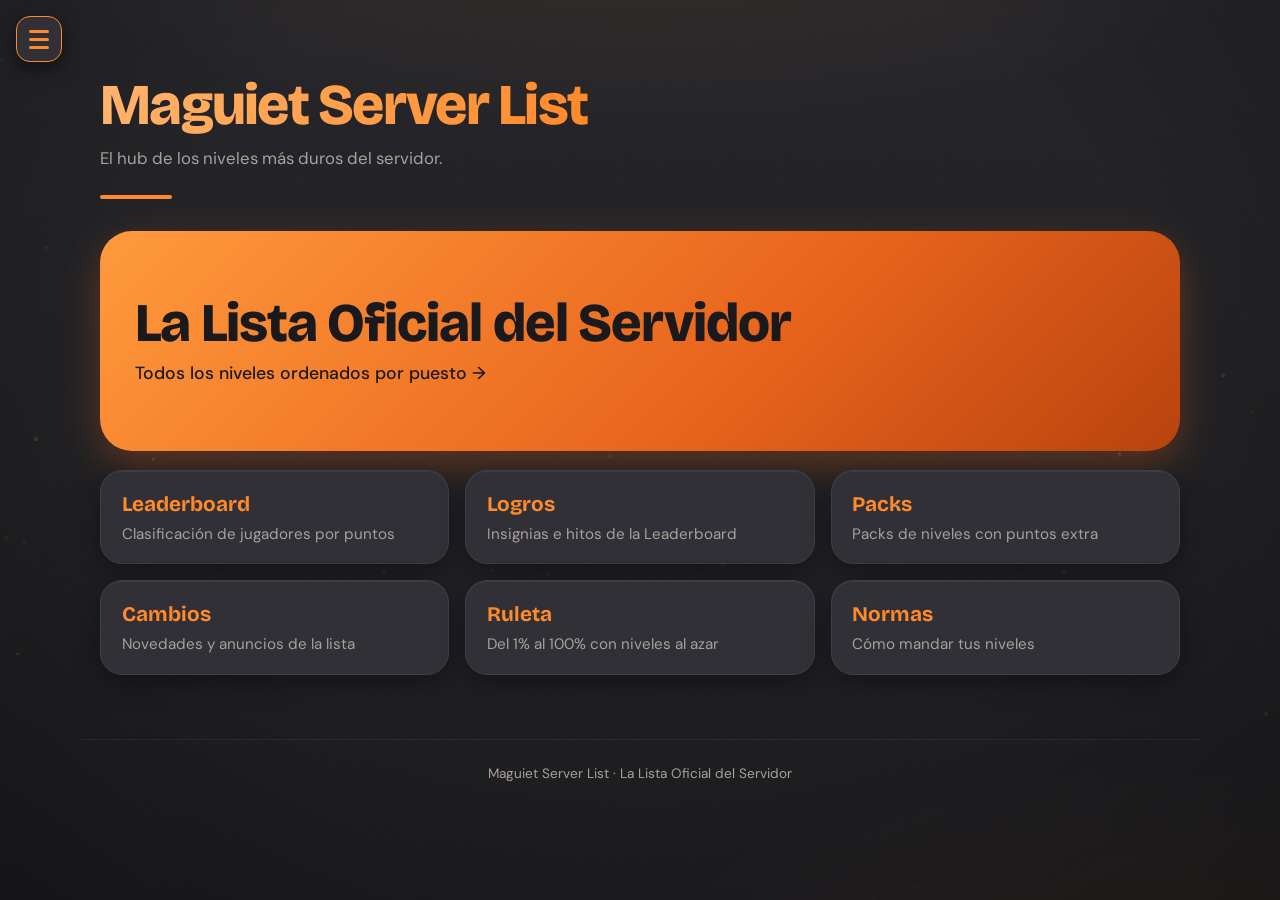
<file: index.html>
<!DOCTYPE html>
<html lang="es">
<head>
  <meta charset="utf-8">
  <meta name="viewport" content="width=device-width, initial-scale=1">
  <title>Inicio · Maguiet Server List</title>
  <link rel="icon" type="image/png" href="assets/favicon.png">
  <link rel="preconnect" href="https://fonts.googleapis.com">
  <link rel="preconnect" href="https://fonts.gstatic.com" crossorigin>
  <link href="https://fonts.googleapis.com/css2?family=Bricolage+Grotesque:opsz,wght@12..96,500;12..96,800&family=DM+Sans:wght@400;500;700&display=swap" rel="stylesheet">
  <link rel="stylesheet" href="style.css">
</head>
<body>
  <header class="site-header">
    <h1>Maguiet Server List</h1>
    <p class="tagline">El hub de los niveles más duros del servidor.</p>
  </header>

  <main class="hub">
    <a class="hub-main" href="lista.html">
      <strong>La Lista Oficial del Servidor</strong>
      <span>Todos los niveles ordenados por puesto &rarr;</span>
    </a>

    <div class="hub-grid">
      <a class="hub-btn" href="leaderboard.html"><strong>Leaderboard</strong><span>Clasificación de jugadores por puntos</span></a>
      <a class="hub-btn" href="logros.html"><strong>Logros</strong><span>Insignias e hitos de la Leaderboard</span></a>
      <a class="hub-btn" href="packs.html"><strong>Packs</strong><span>Packs de niveles con puntos extra</span></a>
      <a class="hub-btn" href="cambios.html"><strong>Cambios</strong><span>Novedades y anuncios de la lista</span></a>
      <a class="hub-btn" href="ruleta.html"><strong>Ruleta</strong><span>Del 1% al 100% con niveles al azar</span></a>
      <a class="hub-btn" href="normas.html"><strong>Normas</strong><span>Cómo mandar tus niveles</span></a>
    </div>
  </main>

  <script src="nav.js"></script>
  <script src="particulas.js"></script>
</body>
</html>
</file>
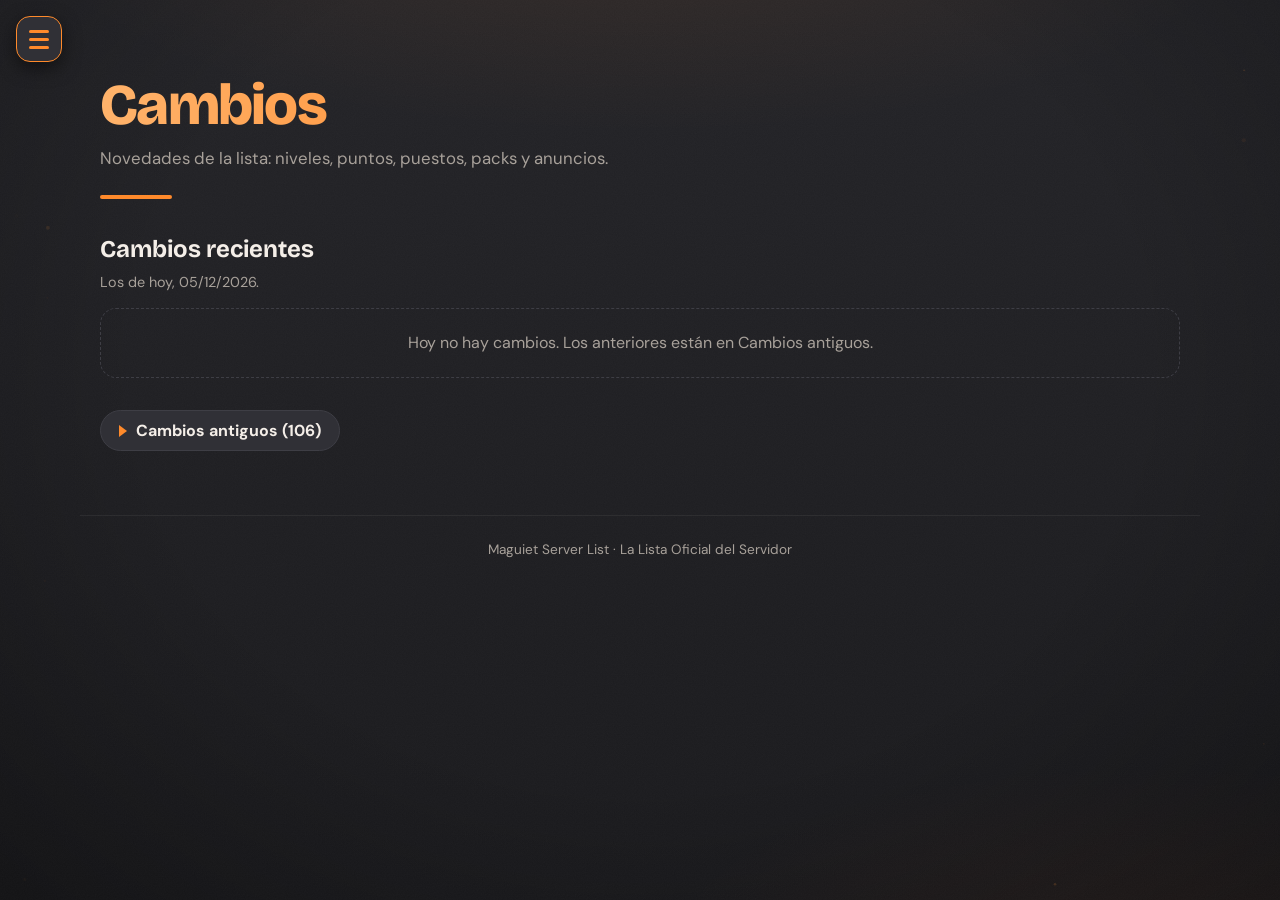
<file: cambios.html>
<!DOCTYPE html>
<html lang="es">
<head>
  <meta charset="utf-8">
  <meta name="viewport" content="width=device-width, initial-scale=1">
  <title>Cambios · Maguiet Server List</title>
  <link rel="icon" type="image/png" href="assets/favicon.png">
  <link rel="preconnect" href="https://fonts.googleapis.com">
  <link rel="preconnect" href="https://fonts.gstatic.com" crossorigin>
  <link href="https://fonts.googleapis.com/css2?family=Bricolage+Grotesque:opsz,wght@12..96,500;12..96,800&family=DM+Sans:wght@400;500;700&display=swap" rel="stylesheet">
  <link rel="stylesheet" href="style.css">
</head>
<body>
  <header class="site-header">
    <h1>Cambios</h1>
    <p class="tagline">Novedades de la lista: niveles, puntos, puestos, packs y anuncios.</p>
  </header>
  <main>
    <div id="cambios-list"></div>
    <p id="list-empty" class="empty" hidden>Todavía no hay cambios.</p>
  </main>
  <script src="cambios-datos.js"></script>
  <script src="nav.js"></script>
  <script src="cambios.js"></script>
  <script src="particulas.js"></script>
</body>
</html>
</file>
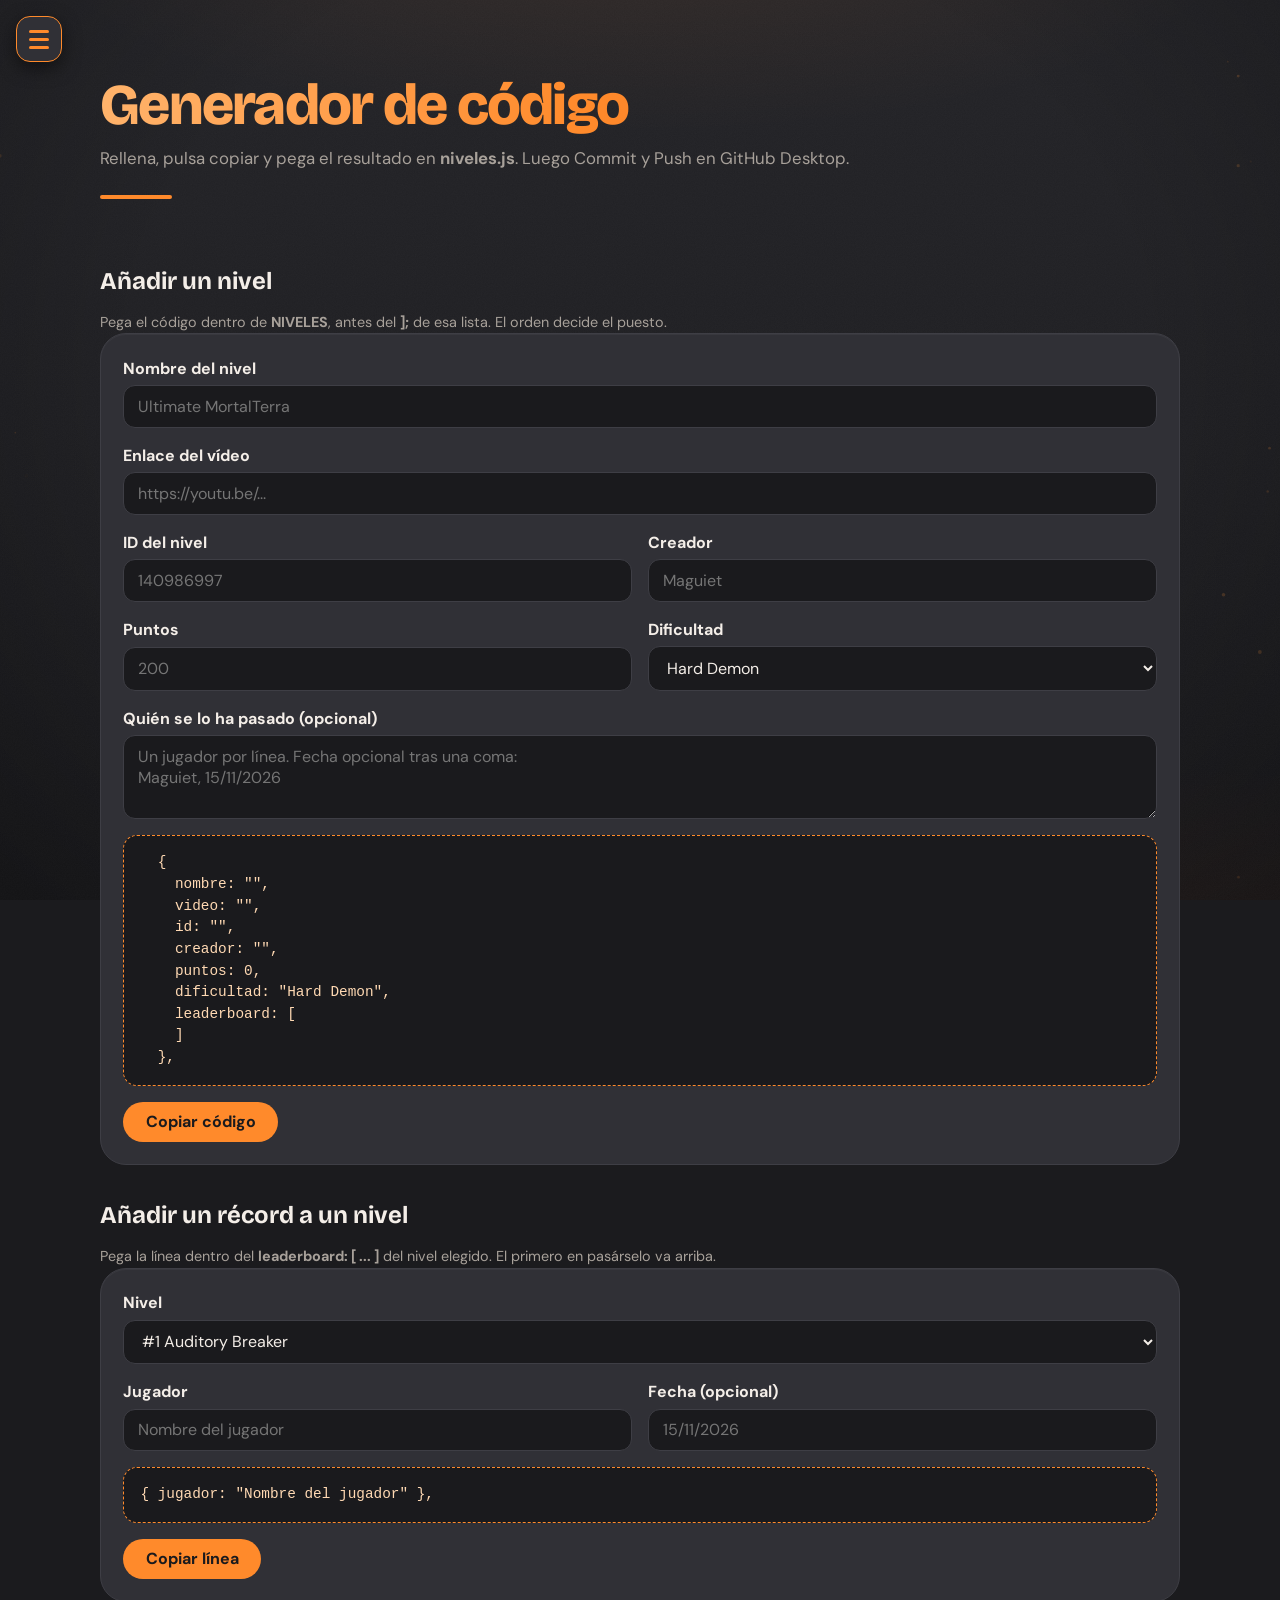
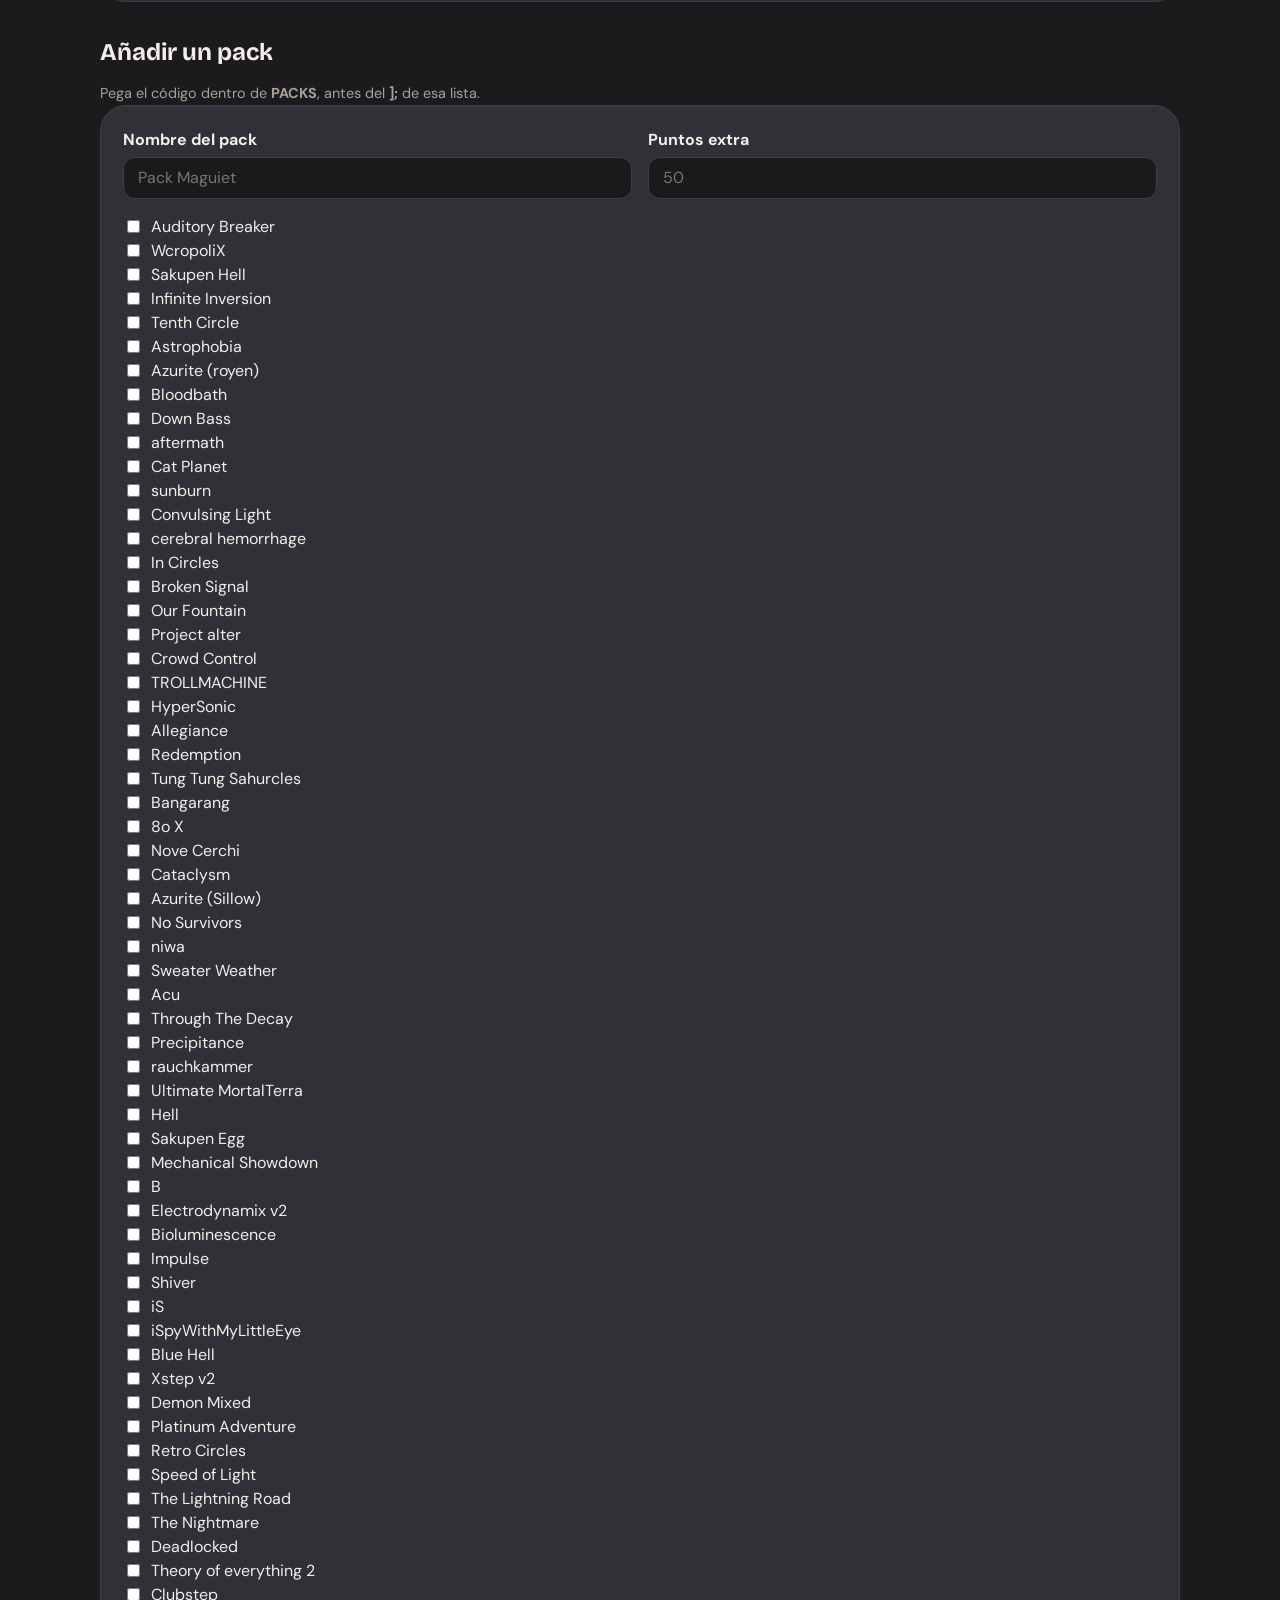
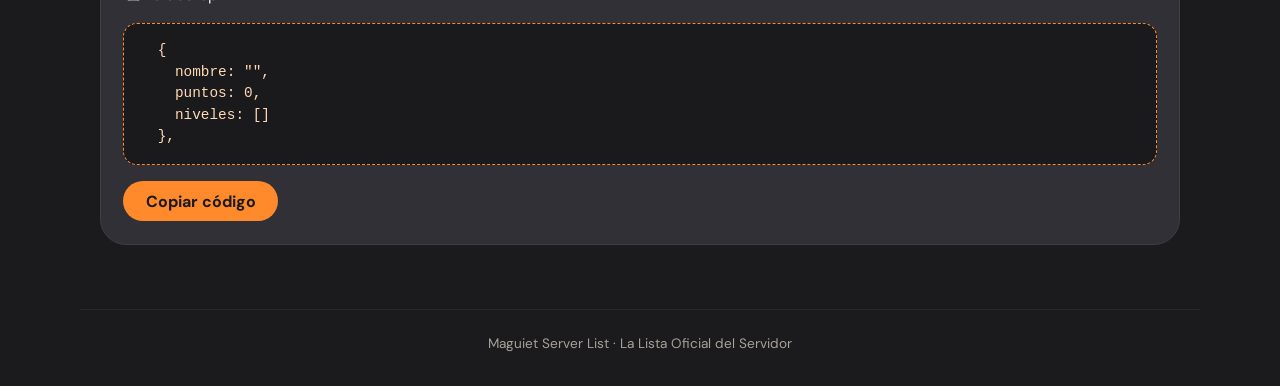
<file: codigo.html>
<!DOCTYPE html>
<html lang="es">
<head>
  <meta charset="utf-8">
  <meta name="robots" content="noindex">
  <meta name="viewport" content="width=device-width, initial-scale=1">
  <title>Generador de código · Maguiet Server List</title>
  <link rel="icon" type="image/png" href="assets/favicon.png">
  <link rel="preconnect" href="https://fonts.googleapis.com">
  <link rel="preconnect" href="https://fonts.gstatic.com" crossorigin>
  <link href="https://fonts.googleapis.com/css2?family=Bricolage+Grotesque:opsz,wght@12..96,500;12..96,800&family=DM+Sans:wght@400;500;700&display=swap" rel="stylesheet">
  <link rel="stylesheet" href="style.css">
</head>
<body>
  <header class="site-header">
    <h1>Generador de código</h1>
    <p class="tagline">Rellena, pulsa copiar y pega el resultado en <strong>niveles.js</strong>. Luego Commit y Push en GitHub Desktop.</p>
  </header>

  <main>
    <h2 class="tool-title">Añadir un nivel</h2>
    <p class="hint">Pega el código dentro de <strong>NIVELES</strong>, antes del <strong>];</strong> de esa lista. El orden decide el puesto.</p>
    <div class="tool">
      <label>Nombre del nivel <input id="f-nombre" type="text" placeholder="Ultimate MortalTerra" autocomplete="off"></label>
      <label>Enlace del vídeo <input id="f-video" type="text" placeholder="https://youtu.be/..." autocomplete="off"></label>
      <div class="row">
        <label>ID del nivel <input id="f-id" type="text" inputmode="numeric" placeholder="140986997" autocomplete="off"></label>
        <label>Creador <input id="f-creador" type="text" placeholder="Maguiet" autocomplete="off"></label>
      </div>
      <div class="row">
        <label>Puntos <input id="f-puntos" type="number" min="0" placeholder="200"></label>
        <label>Dificultad
          <select id="f-dificultad">
            <option>Easy Demon</option><option>Medium Demon</option><option selected>Hard Demon</option>
            <option>Insane Demon</option><option>Extreme Demon</option>
          </select>
        </label>
      </div>
      <label>Quién se lo ha pasado (opcional)
        <textarea id="f-jugadores" rows="3" placeholder="Un jugador por línea. Fecha opcional tras una coma:&#10;Maguiet, 15/11/2026"></textarea>
      </label>
      <pre id="f-salida"></pre>
      <button class="primary" id="f-copiar" type="button">Copiar código</button>
    </div>

    <h2 class="tool-title">Añadir un récord a un nivel</h2>
    <p class="hint">Pega la línea dentro del <strong>leaderboard: [ ... ]</strong> del nivel elegido. El primero en pasárselo va arriba.</p>
    <div class="tool">
      <label>Nivel <select id="r-nivel"></select></label>
      <div class="row">
        <label>Jugador <input id="r-jugador" type="text" placeholder="Nombre del jugador" autocomplete="off"></label>
        <label>Fecha (opcional) <input id="r-fecha" type="text" placeholder="15/11/2026" autocomplete="off"></label>
      </div>
      <pre id="r-salida"></pre>
      <button class="primary" id="r-copiar" type="button">Copiar línea</button>
    </div>

    <h2 class="tool-title">Añadir un pack</h2>
    <p class="hint">Pega el código dentro de <strong>PACKS</strong>, antes del <strong>];</strong> de esa lista.</p>
    <div class="tool">
      <div class="row">
        <label>Nombre del pack <input id="p-nombre" type="text" placeholder="Pack Maguiet" autocomplete="off"></label>
        <label>Puntos extra <input id="p-puntos" type="number" min="0" placeholder="50"></label>
      </div>
      <div id="p-niveles"></div>
      <pre id="p-salida"></pre>
      <button class="primary" id="p-copiar" type="button">Copiar código</button>
    </div>
  </main>

  <script src="niveles.js"></script>
  <script src="nav.js"></script>
  <script src="codigo.js"></script>
  <script src="particulas.js"></script>
</body>
</html>
</file>
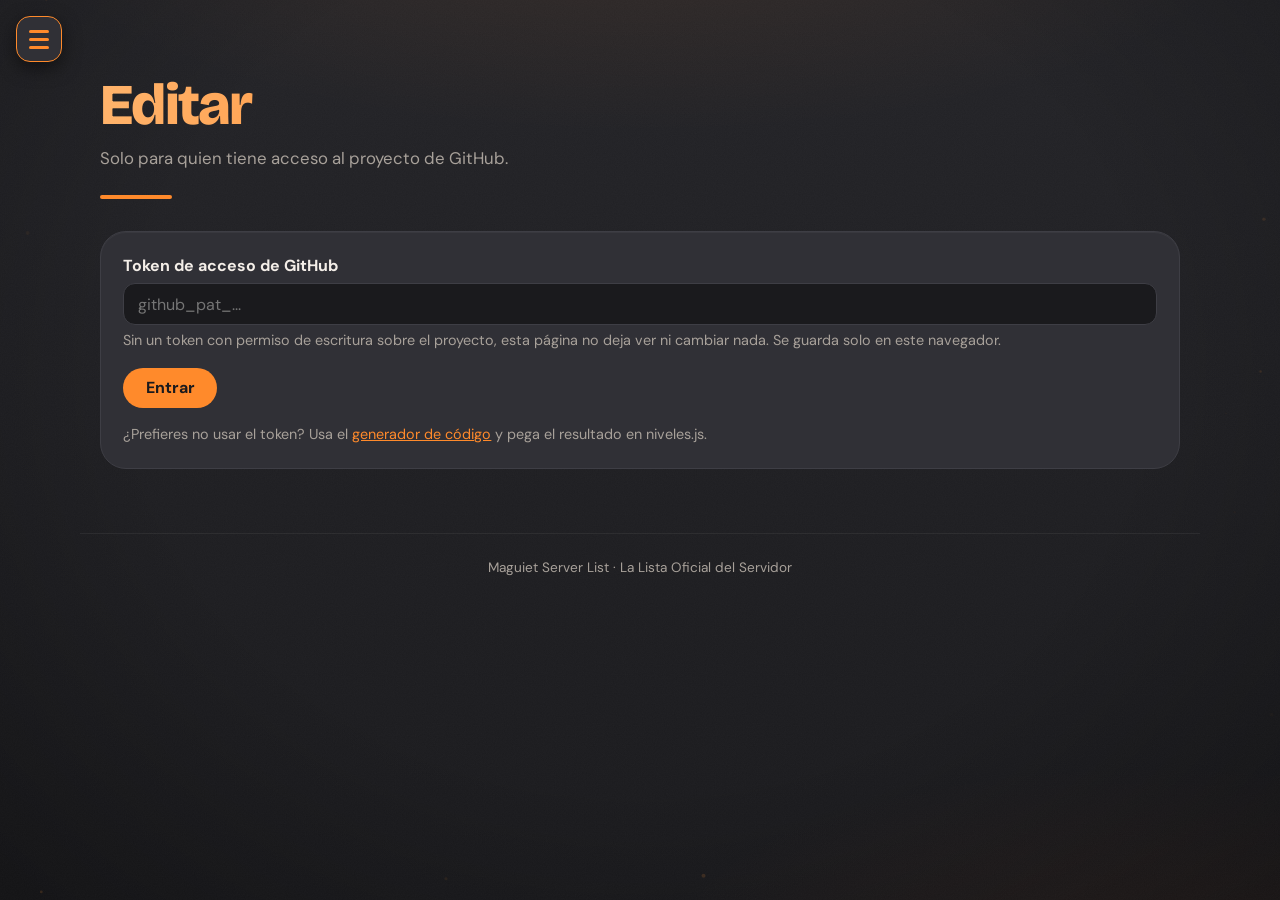
<file: editar.html>
<!DOCTYPE html>
<html lang="es">
<head>
  <meta charset="utf-8">
  <meta name="robots" content="noindex">
  <meta name="viewport" content="width=device-width, initial-scale=1">
  <title>Editar · Maguiet Server List</title>
  <link rel="icon" type="image/png" href="assets/favicon.png">
  <link rel="preconnect" href="https://fonts.googleapis.com">
  <link rel="preconnect" href="https://fonts.gstatic.com" crossorigin>
  <link href="https://fonts.googleapis.com/css2?family=Bricolage+Grotesque:opsz,wght@12..96,500;12..96,800&family=DM+Sans:wght@400;500;700&display=swap" rel="stylesheet">
  <link rel="stylesheet" href="style.css">
</head>
<body>
  <header class="site-header">
    <h1>Editar</h1>
    <p class="tagline">Solo para quien tiene acceso al proyecto de GitHub.</p>
  </header>

  <main>
    <div class="tool" id="acceso">
      <label>Token de acceso de GitHub
        <input id="token" type="password" autocomplete="off" placeholder="github_pat_...">
        <span class="hint">Sin un token con permiso de escritura sobre el proyecto, esta página no deja ver ni cambiar nada. Se guarda solo en este navegador.</span>
      </label>
      <button class="primary" id="entrar" type="button">Entrar</button>
      <p class="hint">¿Prefieres no usar el token? Usa el <a href="codigo.html">generador de código</a> y pega el resultado en niveles.js.</p>
    </div>

    <div id="panel" hidden>
      <div class="seccion-cab" id="ed-inicio">
        <h2 class="tool-title">Niveles y leaderboards</h2>
        <button class="copy" type="button" data-bajar="add-nivel">↓ Ir a añadir nivel</button>
      </div>
      <div id="ed-niveles" class="ed-list"></div>
      <button class="primary" id="add-nivel" type="button">+ Añadir nivel</button>

      <div class="seccion-cab">
        <h2 class="tool-title">Packs</h2>
        <button class="copy" type="button" data-bajar="add-pack">↓ Ir a añadir pack</button>
      </div>
      <div id="ed-packs" class="ed-list"></div>
      <button class="primary" id="add-pack" type="button">+ Añadir pack</button>

      <div class="seccion-cab">
        <h2 class="tool-title">Cambios y anuncios</h2>
        <button class="copy" type="button" data-bajar="publicar">↓ Ir a publicar</button>
      </div>
      <div class="tool">
        <label class="chk"><input type="checkbox" id="anotar" checked> Anotar automáticamente los cambios al publicar (niveles nuevos, puntos, puestos, packs...)</label>
        <label>Anuncio manual
          <input id="anuncio-texto" type="text" maxlength="200" placeholder="Ej: Esta semana revisamos los puntos de los Easy Demon" autocomplete="off">
        </label>
        <button class="copy" id="anuncio-add" type="button">Añadir anuncio</button>
        <ul id="ed-historial" class="row-list historial"></ul>
      </div>

      <div class="seccion-cab">
        <h2 class="tool-title">Publicar</h2>
        <button class="copy" type="button" data-bajar="ed-inicio">↑ Ir arriba</button>
      </div>
      <div class="tool">
        <div class="acciones">
          <button class="primary" id="publicar" type="button">Publicar en la web</button>
          <button class="copy" id="salir" type="button">Cerrar sesión</button>
        </div>
        <p class="hint">Tras publicar, la web tarda 1 o 2 minutos en actualizarse. También tienes el <a href="codigo.html">generador de código</a> para copiar y pegar a mano.</p>
      </div>
    </div>

    <p id="estado" class="hint" role="status"></p>
  </main>

  <script src="nav.js"></script>
  <script src="editar.js"></script>
  <script src="particulas.js"></script>
</body>
</html>
</file>
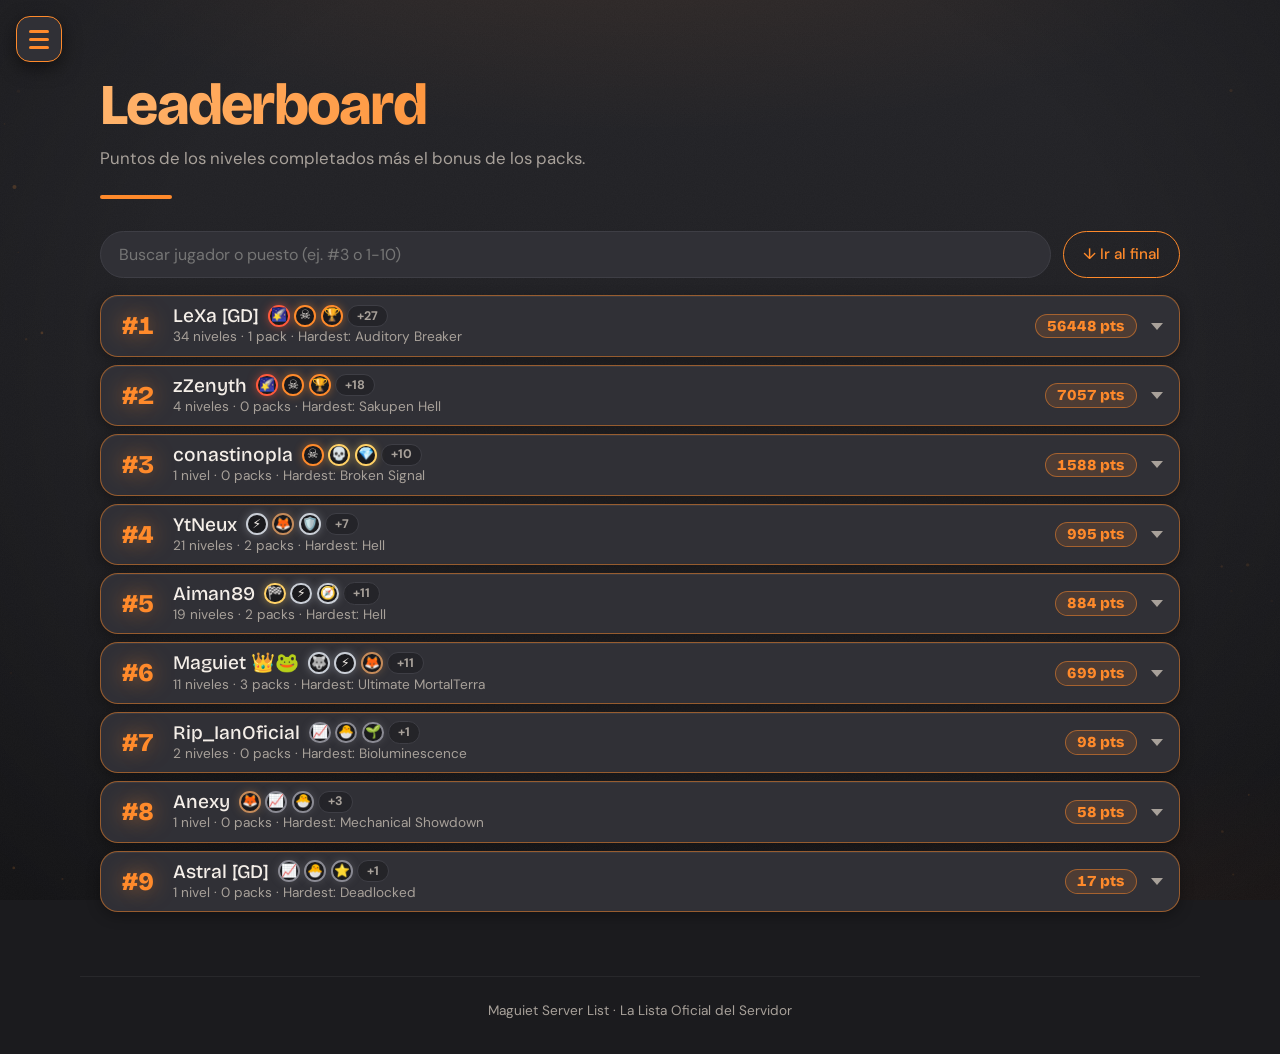
<file: leaderboard.html>
<!DOCTYPE html>
<html lang="es">
<head>
  <meta charset="utf-8">
  <meta name="viewport" content="width=device-width, initial-scale=1">
  <title>Leaderboard · Maguiet Server List</title>
  <link rel="icon" type="image/png" href="assets/favicon.png">
  <link rel="preconnect" href="https://fonts.googleapis.com">
  <link rel="preconnect" href="https://fonts.gstatic.com" crossorigin>
  <link href="https://fonts.googleapis.com/css2?family=Bricolage+Grotesque:opsz,wght@12..96,500;12..96,800&family=DM+Sans:wght@400;500;700&display=swap" rel="stylesheet">
  <link rel="stylesheet" href="style.css">
</head>
<body>
  <header class="site-header">
    <h1>Leaderboard</h1>
    <p class="tagline">Puntos de los niveles completados más el bonus de los packs.</p>
  </header>
  <main>
    <div class="herramientas">
      <input id="buscar" class="search" type="search" placeholder="Buscar jugador o puesto (ej. #3 o 1-10)" aria-label="Buscar jugador">
      <button class="copy" id="ir-final" type="button">↓ Ir al final</button>
    </div>
    <ol id="player-list" class="level-list"></ol>
    <p id="list-empty" class="empty" hidden>Todavía no hay jugadores en la clasificación.</p>
  </main>
  <script src="niveles.js"></script>
  <script src="logros-datos.js"></script>
  <script src="jugadores.js"></script>
  <script src="nav.js"></script>
  <script src="leaderboard.js"></script>
  <script src="particulas.js"></script>
</body>
</html>
</file>
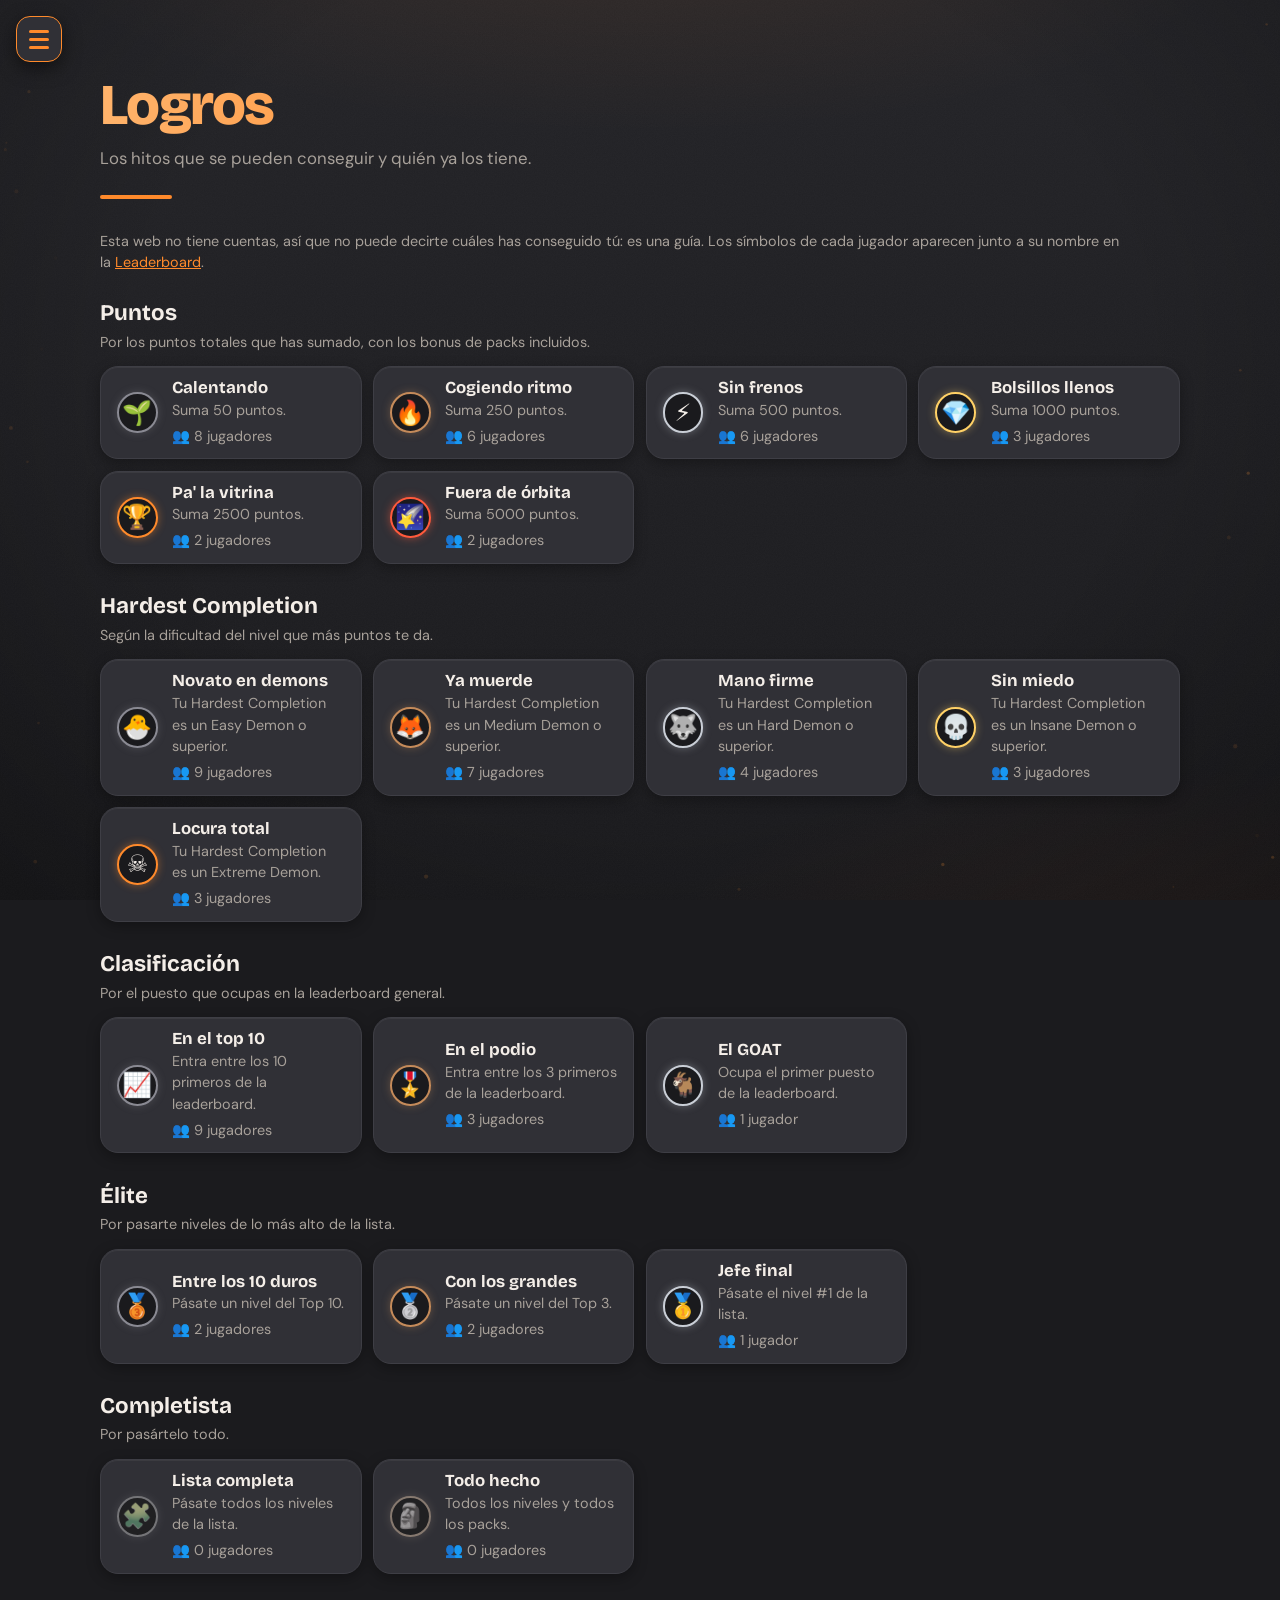
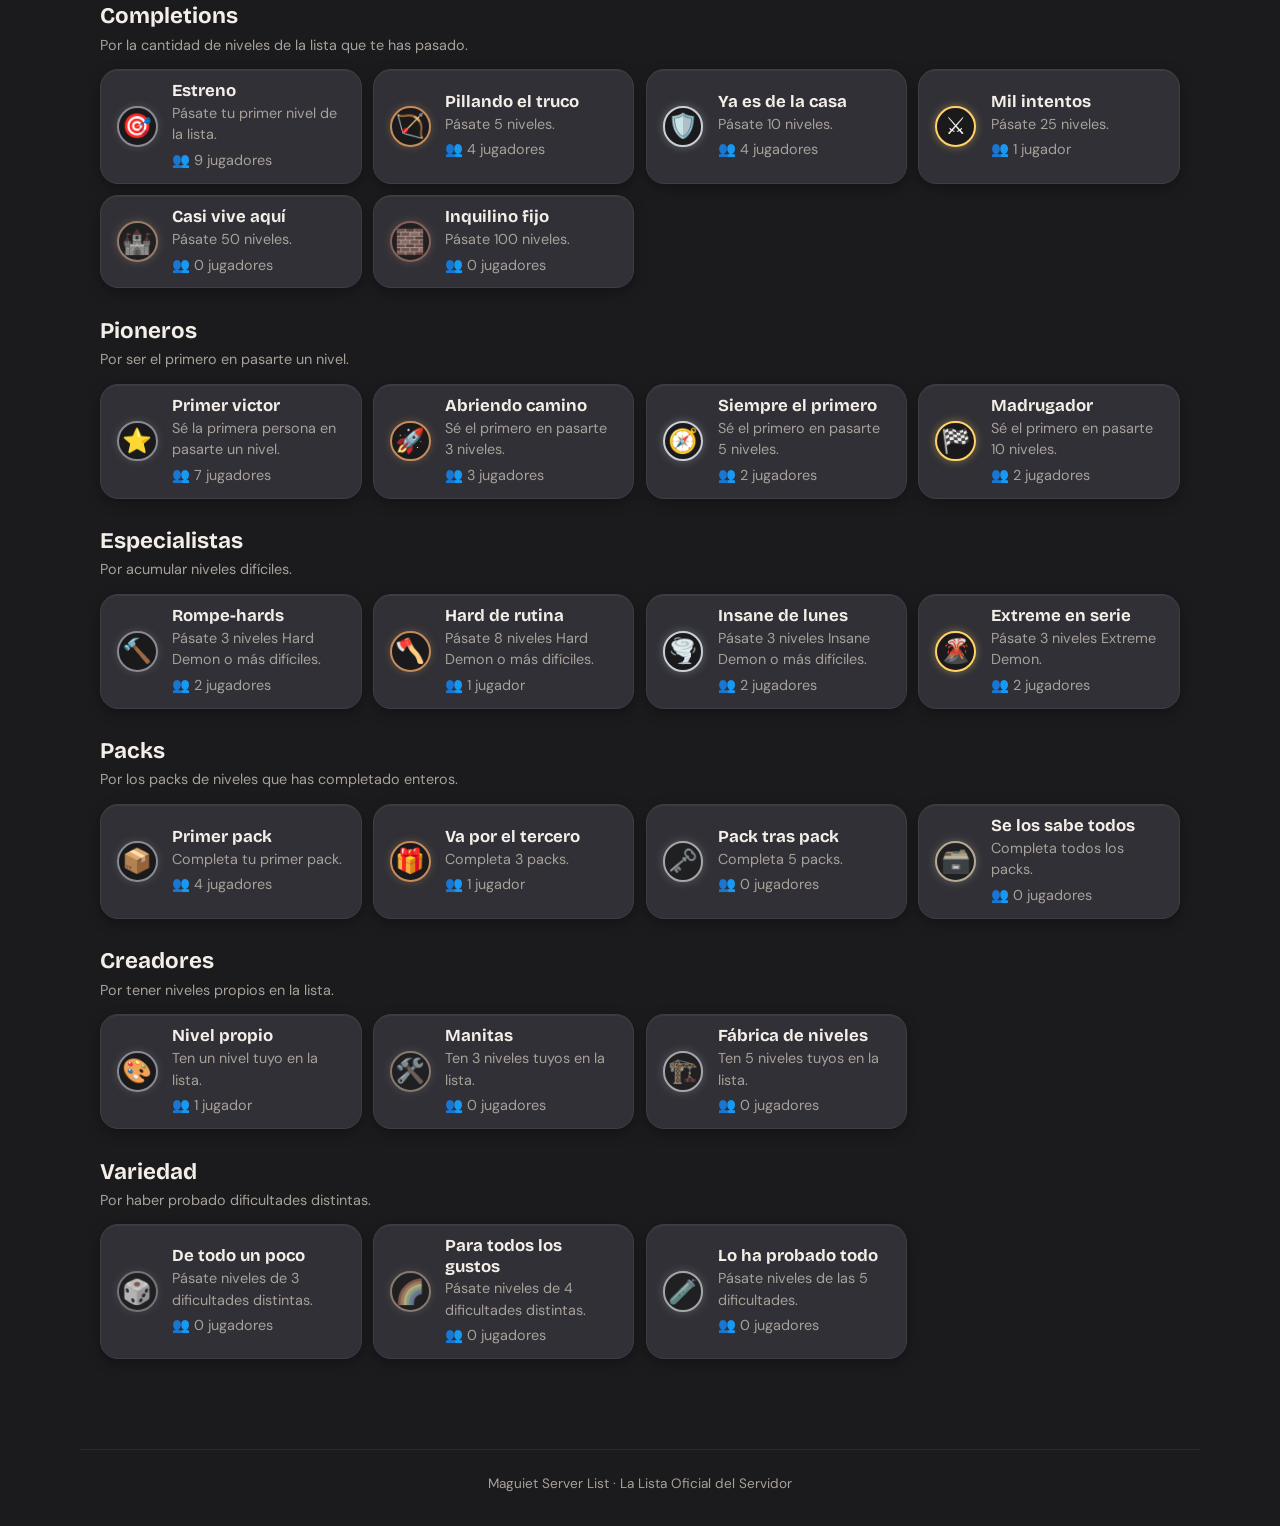
<file: logros.html>
<!DOCTYPE html>
<html lang="es">
<head>
  <meta charset="utf-8">
  <meta name="viewport" content="width=device-width, initial-scale=1">
  <title>Logros · Maguiet Server List</title>
  <link rel="icon" type="image/png" href="assets/favicon.png">
  <link rel="preconnect" href="https://fonts.googleapis.com">
  <link rel="preconnect" href="https://fonts.gstatic.com" crossorigin>
  <link href="https://fonts.googleapis.com/css2?family=Bricolage+Grotesque:opsz,wght@12..96,500;12..96,800&family=DM+Sans:wght@400;500;700&display=swap" rel="stylesheet">
  <link rel="stylesheet" href="style.css">
</head>
<body>
  <header class="site-header">
    <h1>Logros</h1>
    <p class="tagline">Los hitos que se pueden conseguir y quién ya los tiene.</p>
  </header>

  <main>
    <p class="hint logros-aviso">Esta web no tiene cuentas, así que no puede decirte cuáles has conseguido tú: es una guía. Los símbolos de cada jugador aparecen junto a su nombre en la <a href="leaderboard.html">Leaderboard</a>.</p>
    <div id="logros-lista"></div>
    <p id="list-empty" class="empty" hidden></p>
  </main>

  <dialog id="logro-dialog" class="level-dialog logro-dialog" aria-labelledby="lg-nombre">
    <button class="close" id="lg-cerrar" type="button" aria-label="Cerrar">&times;</button>
    <div class="lg-cab">
      <span class="lg-emoji" id="lg-emoji" aria-hidden="true"></span>
      <div>
        <p class="hint" id="lg-tema"></p>
        <h2 id="lg-nombre"></h2>
      </div>
    </div>
    <p class="lg-larga" id="lg-larga"></p>
    <h3 class="panel-title" id="lg-titulo-quien"></h3>
    <ul id="lg-quien" class="row-list"></ul>
    <p class="empty" id="lg-vacio">Todavía nadie lo ha conseguido. ¡Podrías ser el primero!</p>
  </dialog>

  <script src="niveles.js"></script>
  <script src="logros-datos.js"></script>
  <script src="jugadores.js"></script>
  <script src="nav.js"></script>
  <script src="logros.js"></script>
  <script src="particulas.js"></script>
</body>
</html>
</file>
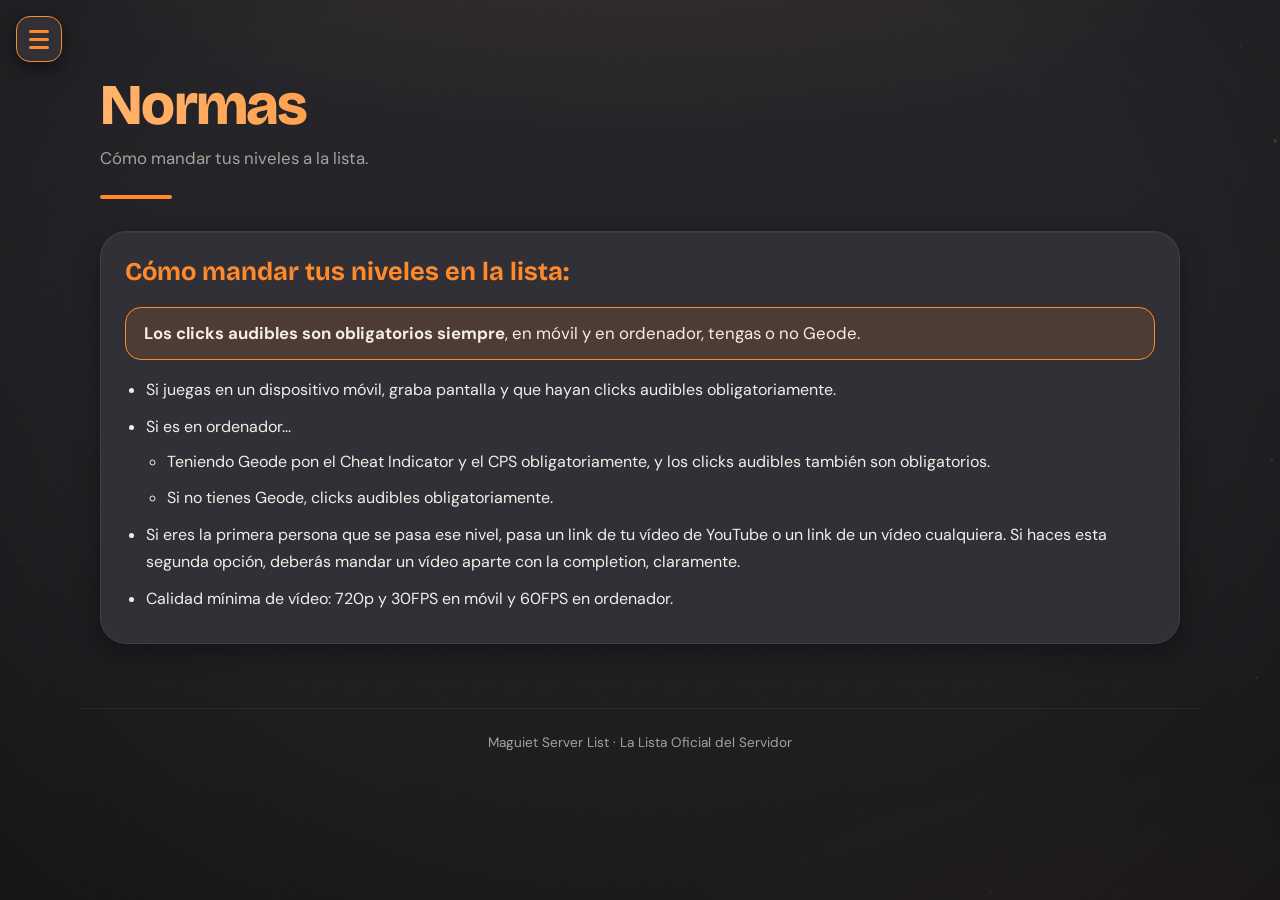
<file: normas.html>
<!DOCTYPE html>
<html lang="es">
<head>
  <meta charset="utf-8">
  <meta name="viewport" content="width=device-width, initial-scale=1">
  <title>Normas · Maguiet Server List</title>
  <link rel="icon" type="image/png" href="assets/favicon.png">
  <link rel="preconnect" href="https://fonts.googleapis.com">
  <link rel="preconnect" href="https://fonts.gstatic.com" crossorigin>
  <link href="https://fonts.googleapis.com/css2?family=Bricolage+Grotesque:opsz,wght@12..96,500;12..96,800&family=DM+Sans:wght@400;500;700&display=swap" rel="stylesheet">
  <link rel="stylesheet" href="style.css">
</head>
<body>
  <header class="site-header">
    <h1>Normas</h1>
    <p class="tagline">Cómo mandar tus niveles a la lista.</p>
  </header>
  <main>
    <section class="normas">
      <h2>Cómo mandar tus niveles en la lista:</h2>
      <p class="norma-clave"><strong>Los clicks audibles son obligatorios siempre</strong>, en móvil y en ordenador, tengas o no Geode.</p>
      <ul>
        <li>Si juegas en un dispositivo móvil, graba pantalla y que hayan clicks audibles obligatoriamente.</li>
        <li>Si es en ordenador...
          <ul>
            <li>Teniendo Geode pon el Cheat Indicator y el CPS obligatoriamente, y los clicks audibles también son obligatorios.</li>
            <li>Si no tienes Geode, clicks audibles obligatoriamente.</li>
          </ul>
        </li>
        <li>Si eres la primera persona que se pasa ese nivel, pasa un link de tu vídeo de YouTube o un link de un vídeo cualquiera. Si haces esta segunda opción, deberás mandar un vídeo aparte con la completion, claramente.</li>
        <li>Calidad mínima de vídeo: 720p y 30FPS en móvil y 60FPS en ordenador.</li>
      </ul>
    </section>
  </main>
  <script src="nav.js"></script>
  <script src="particulas.js"></script>
</body>
</html>
</file>
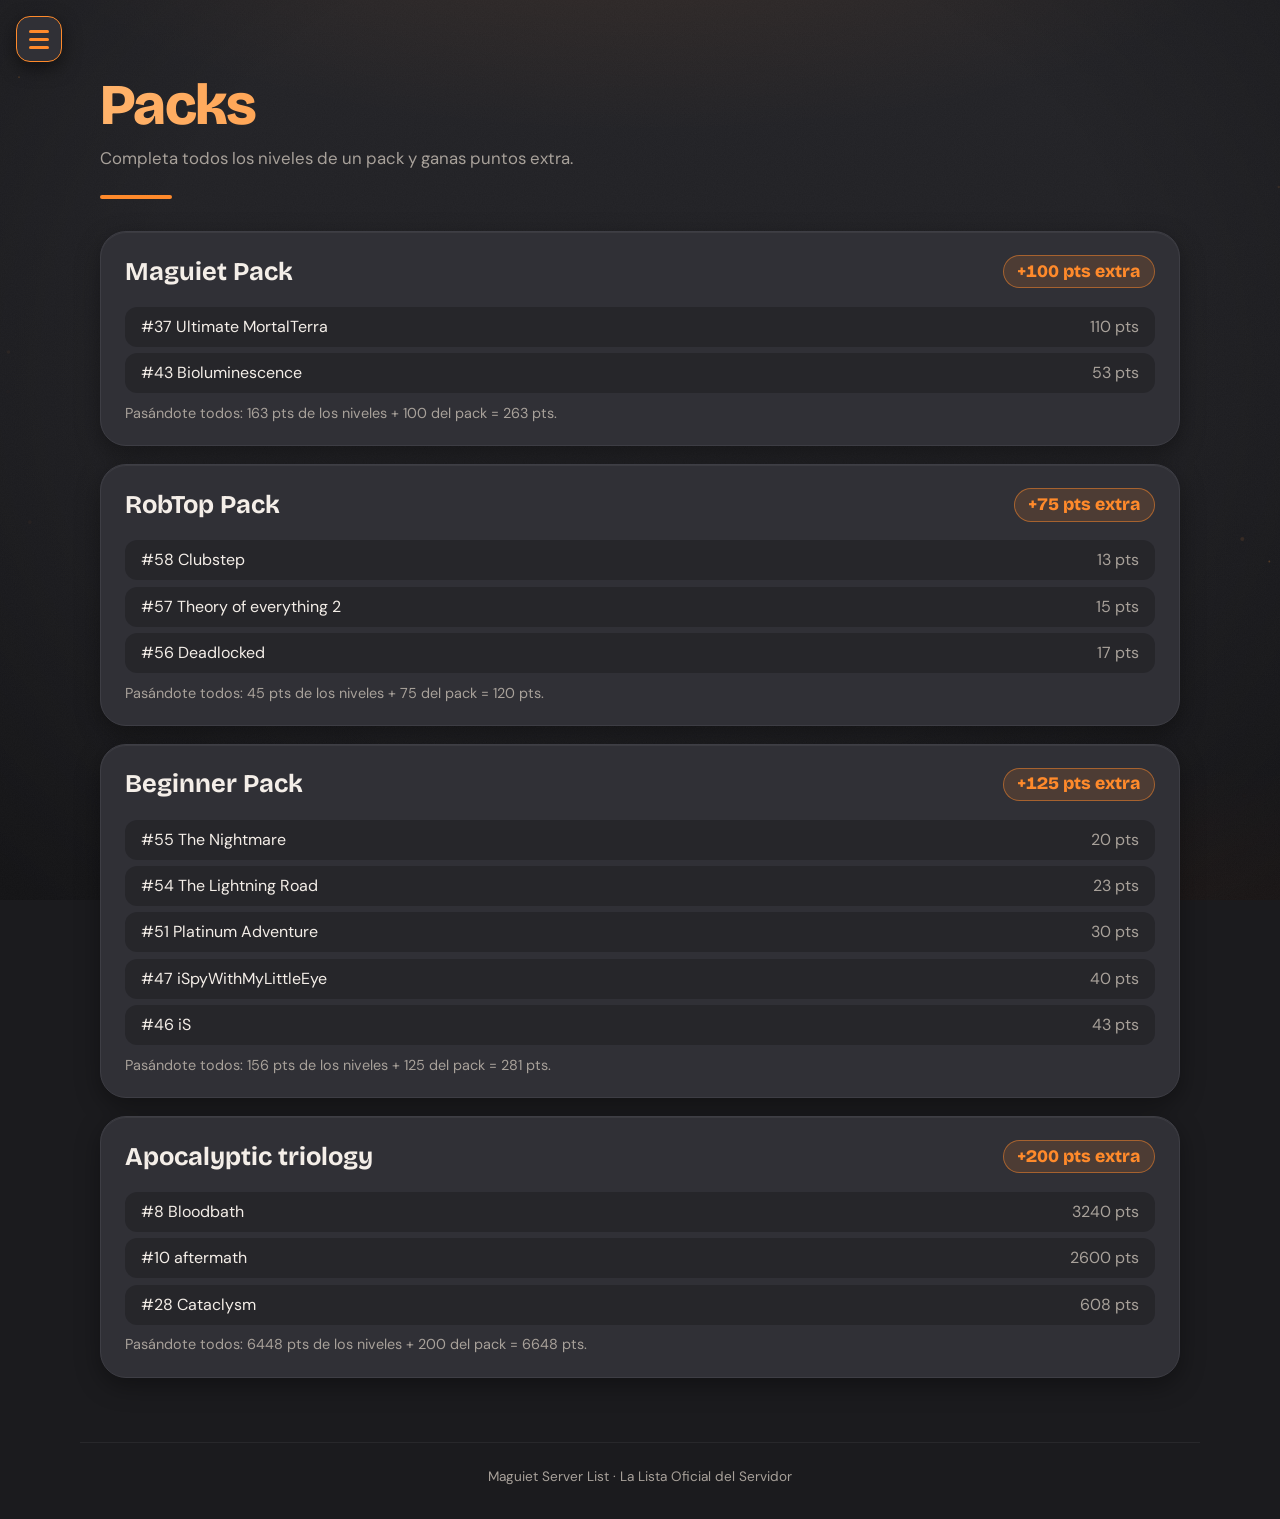
<file: packs.html>
<!DOCTYPE html>
<html lang="es">
<head>
  <meta charset="utf-8">
  <meta name="viewport" content="width=device-width, initial-scale=1">
  <title>Packs · Maguiet Server List</title>
  <link rel="icon" type="image/png" href="assets/favicon.png">
  <link rel="preconnect" href="https://fonts.googleapis.com">
  <link rel="preconnect" href="https://fonts.gstatic.com" crossorigin>
  <link href="https://fonts.googleapis.com/css2?family=Bricolage+Grotesque:opsz,wght@12..96,500;12..96,800&family=DM+Sans:wght@400;500;700&display=swap" rel="stylesheet">
  <link rel="stylesheet" href="style.css">
</head>
<body>
  <header class="site-header">
    <h1>Packs</h1>
    <p class="tagline">Completa todos los niveles de un pack y ganas puntos extra.</p>
  </header>
  <main>
    <ul id="pack-list" class="level-list"></ul>
    <p id="list-empty" class="empty" hidden>Todavía no hay packs.</p>
  </main>
  <script src="niveles.js"></script>
  <script src="nav.js"></script>
  <script src="packs.js"></script>
  <script src="particulas.js"></script>
</body>
</html>
</file>
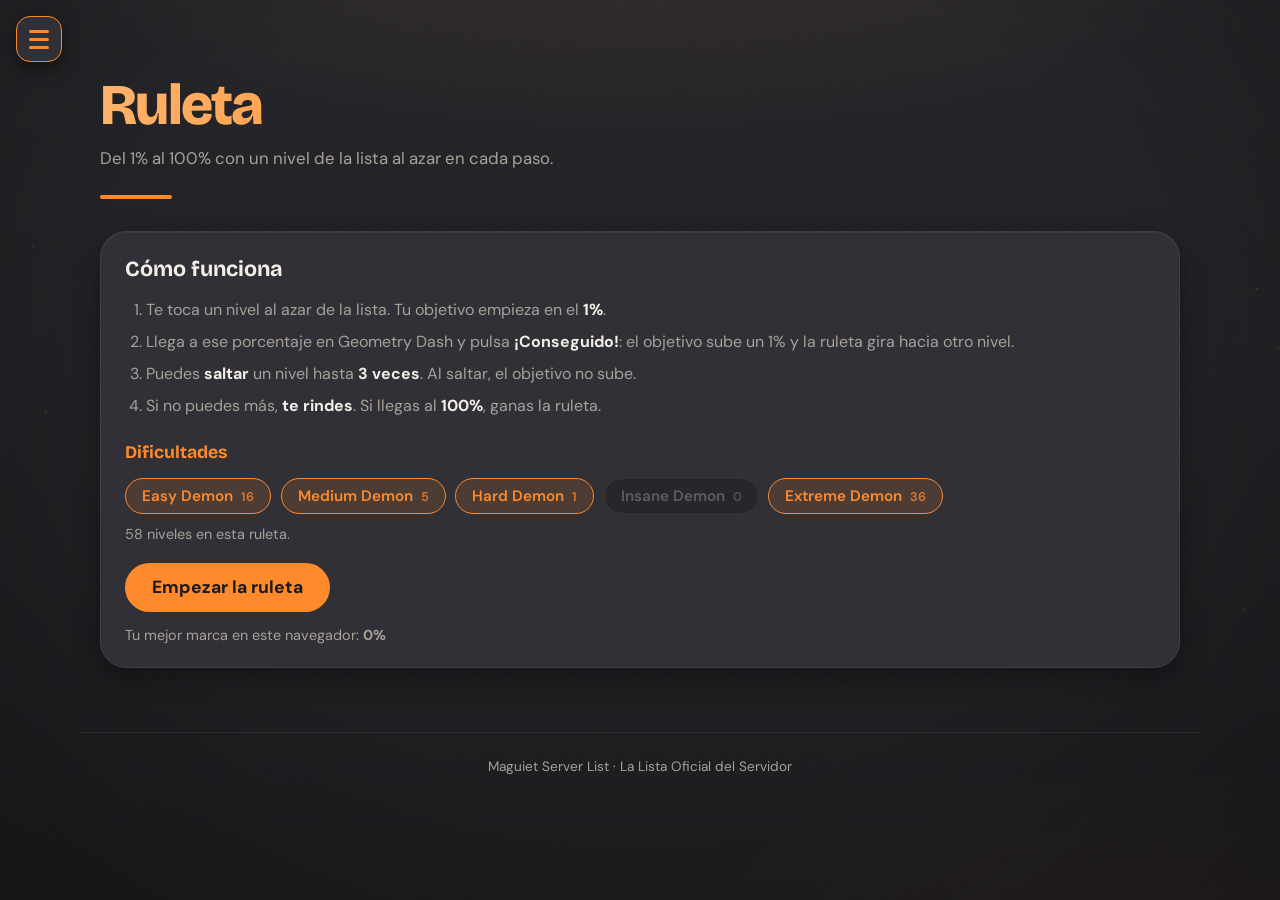
<file: ruleta.html>
<!DOCTYPE html>
<html lang="es">
<head>
  <meta charset="utf-8">
  <meta name="viewport" content="width=device-width, initial-scale=1">
  <title>Ruleta · Maguiet Server List</title>
  <link rel="icon" type="image/png" href="assets/favicon.png">
  <link rel="preconnect" href="https://fonts.googleapis.com">
  <link rel="preconnect" href="https://fonts.gstatic.com" crossorigin>
  <link href="https://fonts.googleapis.com/css2?family=Bricolage+Grotesque:opsz,wght@12..96,500;12..96,800&family=DM+Sans:wght@400;500;700&display=swap" rel="stylesheet">
  <link rel="stylesheet" href="style.css">
</head>
<body>
  <header class="site-header">
    <h1>Ruleta</h1>
    <p class="tagline">Del 1% al 100% con un nivel de la lista al azar en cada paso.</p>
  </header>

  <main>
    <!-- 1. Inicio -->
    <section id="vista-inicio" class="caja">
      <h2 class="caja-titulo">Cómo funciona</h2>
      <ol class="reglas-ruleta">
        <li>Te toca un nivel al azar de la lista. Tu objetivo empieza en el <strong>1%</strong>.</li>
        <li>Llega a ese porcentaje en Geometry Dash y pulsa <strong>¡Conseguido!</strong>: el objetivo sube un 1% y la ruleta gira hacia otro nivel.</li>
        <li>Puedes <strong>saltar</strong> un nivel hasta <strong>3 veces</strong>. Al saltar, el objetivo no sube.</li>
        <li>Si no puedes más, <strong>te rindes</strong>. Si llegas al <strong>100%</strong>, ganas la ruleta.</li>
      </ol>

      <h3 class="caja-titulo">Dificultades</h3>
      <div id="filtros" class="filtros"></div>
      <p id="pool-info" class="hint"></p>

      <div class="ruleta-acciones">
        <button class="primary grande" id="empezar" type="button">Empezar la ruleta</button>
        <button class="copy grande" id="continuar" type="button" hidden>Continuar partida guardada</button>
      </div>
      <p class="hint">Tu mejor marca en este navegador: <strong id="mejor">0%</strong></p>
    </section>

    <!-- 2. Partida -->
    <section id="vista-juego" class="caja" hidden>
      <div class="objetivo">
        <div>
          <span class="hint">Objetivo</span>
          <strong id="objetivo">1%</strong>
        </div>
        <div class="saltos-caja">
          <span id="saltos-texto" class="hint"></span>
          <span id="saltos" class="saltos" aria-hidden="true"></span>
        </div>
      </div>
      <div class="barra" role="progressbar" aria-label="Progreso de la ruleta"><i id="barra-relleno"></i></div>

      <div class="reel" id="reel" aria-live="polite">
        <div class="reel-thumb"><img id="r-img" alt=""></div>
        <div class="reel-cuerpo">
          <div class="reel-info">
            <span class="chip" id="r-puesto"></span>
            <span class="badge" id="r-dif"></span>
            <span class="chip" id="r-pts"></span>
          </div>
          <div class="reel-nombre" id="r-nombre"></div>
          <div class="reel-info">
            <span class="hint" id="r-id"></span>
            <button class="copy" id="r-copiar" type="button">Copiar ID</button>
            <a class="copy" id="r-gd" href="https://gdbrowser.com/" target="_blank" rel="noopener">Ver en GDBrowser</a>
            <a class="copy" id="r-yt" href="#" target="_blank" rel="noopener">Ver vídeo</a>
          </div>
        </div>
      </div>

      <div class="ruleta-acciones">
        <button class="primary grande" id="conseguido" type="button">✔ ¡Conseguido! (+1%)</button>
        <button class="copy grande" id="saltar" type="button">Saltar nivel</button>
        <button class="copy grande peligro" id="rendirse" type="button">Rendirme</button>
      </div>

      <h3 class="panel-title historial-titulo">Niveles conseguidos</h3>
      <ul id="historial" class="row-list historial"></ul>
    </section>

    <!-- 3. Final -->
    <section id="vista-fin" class="caja" hidden>
      <h2 class="caja-titulo fin-titulo" id="fin-titulo"></h2>
      <p class="hint" id="fin-resumen"></p>
      <ul id="fin-lista" class="row-list historial"></ul>
      <div class="ruleta-acciones">
        <button class="primary grande" id="otra" type="button">Jugar otra vez</button>
        <button class="copy grande" id="compartir" type="button">Copiar resultado</button>
      </div>
    </section>
  </main>

  <script src="niveles.js"></script>
  <script src="nav.js"></script>
  <script src="ruleta.js"></script>
  <script src="particulas.js"></script>
</body>
</html>
</file>
<file: style.css>
:root {
  --bg-top: #242428;
  --bg-bottom: #1b1b1e;
  --card: #303036;
  --card-hover: #393940;
  --deep: #1a1a1d;
  --line: #3e3e45;
  --text: #f4eee8;
  --muted: #a8a19a;
  --orange: #ff8a2b;
  --orange-deep: #e8641c;
  --orange-soft: rgba(255, 138, 43, 0.14);

  --font-display: "Bricolage Grotesque", "Trebuchet MS", system-ui, sans-serif;
  --font-body: "DM Sans", system-ui, -apple-system, "Segoe UI", sans-serif;
}

*, *::before, *::after { box-sizing: border-box; }

html { min-height: 100%; background: var(--bg-bottom); }

body {
  margin: 0;
  min-height: 100vh;
  font-family: var(--font-body);
  color: var(--text);
  background:
    radial-gradient(900px 320px at 50% -90px, rgba(255, 138, 43, 0.08), transparent 70%) fixed,
    linear-gradient(180deg, var(--bg-top) 0%, var(--bg-bottom) 100%) fixed;
  transition: padding-left 0.25s ease;
  line-height: 1.5;
}

.visually-hidden {
  position: absolute;
  width: 1px; height: 1px;
  overflow: hidden;
  clip: rect(0 0 0 0);
  white-space: nowrap;
}

:focus-visible {
  outline: 3px solid var(--orange);
  outline-offset: 3px;
}

/* ---------- Cabecera ---------- */

.site-header {
  max-width: 1120px;
  margin: 0 auto;
  padding: 4.8rem 1.25rem 2rem;
}

.site-header h1 {
  margin: 0;
  font-family: var(--font-display);
  font-weight: 800;
  font-size: clamp(2.2rem, 6vw, 3.6rem);
  line-height: 1;
  letter-spacing: -0.03em;
  background: linear-gradient(90deg, #ffb36b 0%, var(--orange) 45%, var(--orange-deep) 100%);
  -webkit-background-clip: text;
  background-clip: text;
  -webkit-text-fill-color: transparent;
  color: var(--orange);
}

.tagline {
  margin: 0.7rem 0 0;
  color: var(--muted);
  font-size: 1.05rem;
}

.site-header::after {
  content: "";
  display: block;
  width: 72px;
  height: 4px;
  margin-top: 1.5rem;
  border-radius: 4px;
  background: var(--orange);
}

/* ---------- Lista ---------- */

main {
  max-width: 1120px;
  margin: 0 auto;
  padding: 0 1.25rem 4rem;
}

.level-list {
  list-style: none;
  margin: 0;
  padding: 0;
  display: grid;
  gap: 1.1rem;
}

.level-card {
  position: relative;
  display: flex;
  align-items: center;
  gap: 1.4rem;
  width: 100%;
  padding: 0.8rem 0.8rem 0.8rem 0.8rem;
  background: var(--card);
  border: 1.5px solid var(--line);
  border-radius: 26px;
  box-shadow: 0 8px 24px rgba(0, 0, 0, 0.35);
  color: inherit;
  font: inherit;
  text-align: left;
  cursor: pointer;
  transition: background 0.15s, border-color 0.15s, transform 0.15s, box-shadow 0.15s;
}

.level-card:hover {
  background: var(--card-hover);
  border-color: var(--orange);
  transform: translateY(-2px);
  box-shadow: 0 12px 30px rgba(0, 0, 0, 0.45), 0 0 0 1px rgba(255, 138, 43, 0.25);
}

.thumb {
  position: relative;
  flex: none;
  width: clamp(140px, 30vw, 320px);
  aspect-ratio: 16 / 9;
  border-radius: 18px;
  overflow: hidden;
  background: var(--deep);
}

.thumb img {
  width: 100%;
  height: 100%;
  object-fit: cover;
  display: block;
  transition: transform 0.25s;
}

.level-card:hover .thumb img { transform: scale(1.05); }

.play {
  position: absolute;
  left: 50%; top: 50%;
  width: 46px; height: 46px;
  transform: translate(-50%, -50%);
  border-radius: 50%;
  background: rgba(18, 18, 20, 0.78);
  box-shadow: inset 0 0 0 2px var(--orange);
  transition: transform 0.15s, background 0.15s;
}

.play::before {
  content: "";
  position: absolute;
  left: 52%; top: 50%;
  transform: translate(-50%, -50%);
  border-style: solid;
  border-width: 9px 0 9px 15px;
  border-color: transparent transparent transparent var(--orange);
}

.level-card:hover .play {
  transform: translate(-50%, -50%) scale(1.1);
  background: rgba(18, 18, 20, 0.92);
}

.card-info {
  display: flex;
  flex-direction: column;
  align-items: flex-start;
  gap: 0.25rem;
  min-width: 0;
}

.rank {
  font-family: var(--font-display);
  font-weight: 800;
  font-size: clamp(2rem, 5vw, 3rem);
  line-height: 1;
  color: var(--orange);
}

.level-name {
  font-family: var(--font-display);
  font-weight: 500;
  font-size: clamp(1.15rem, 3vw, 1.7rem);
  line-height: 1.2;
  overflow-wrap: anywhere;
}

.points {
  position: absolute;
  right: 1.1rem;
  bottom: 0.9rem;
  padding: 0.15rem 0.85rem;
  border: 1px solid rgba(255, 138, 43, 0.5);
  border-radius: 999px;
  background: var(--orange-soft);
  color: var(--orange);
  font-family: var(--font-display);
  font-weight: 800;
  font-size: 1.1rem;
  line-height: 1.5;
}

/* Etiqueta de dificultad (lista y menú) */

.badge {
  display: inline-block;
  padding: 0.05rem 0.75rem;
  border-radius: 999px;
  font-size: 0.9rem;
  font-weight: 700;
  background: var(--orange);
  color: #1a1a1d;
}

.badge[data-level="easy-demon"]    { background: #ffd37a; }
.badge[data-level="medium-demon"]  { background: #ffb347; }
.badge[data-level="hard-demon"]    { background: #ff8a2b; }
.badge[data-level="insane-demon"]  { background: #ff5a1f; }
.badge[data-level="extreme-demon"] { background: #d92b2b; color: #fff4ea; }

.empty {
  margin: 0;
  padding: 1rem 1.1rem;
  color: var(--muted);
  border: 1px dashed var(--line);
  border-radius: 16px;
}

/* ---------- Menú del nivel ---------- */

.level-dialog {
  width: min(1040px, calc(100vw - 1.5rem));
  max-height: calc(100vh - 1.5rem);
  margin: auto;
  padding: 1.25rem;
  overflow-y: auto;
  color: var(--text);
  background: linear-gradient(180deg, #2c2c31, #202024);
  border: 1.5px solid var(--orange);
  border-radius: 30px;
  box-shadow: 0 24px 80px rgba(0, 0, 0, 0.7), 0 0 40px rgba(255, 138, 43, 0.15);
}

.level-dialog::backdrop {
  background: rgba(8, 8, 9, 0.78);
}

.level-dialog[open] { animation: open 0.18s ease-out; }

@keyframes open {
  from { opacity: 0; transform: scale(0.96); }
  to   { opacity: 1; transform: scale(1); }
}

.close {
  position: absolute;
  top: 0.7rem; right: 0.9rem;
  z-index: 2;
  width: 40px; height: 40px;
  border: 0;
  border-radius: 50%;
  background: rgba(18, 18, 20, 0.85);
  color: var(--text);
  font-size: 1.6rem;
  line-height: 1;
  cursor: pointer;
}

.close:hover { background: var(--orange); color: #1a1a1d; }

.dlg-video {
  aspect-ratio: 16 / 9;
  border-radius: 20px;
  overflow: hidden;
  background: #0e0e10;
}

.dlg-video iframe {
  width: 100%;
  height: 100%;
  border: 0;
  display: block;
}

.dlg-title {
  display: flex;
  align-items: baseline;
  gap: 0.9rem;
  margin: 1.2rem 0 1rem;
}

.dlg-rank {
  font-family: var(--font-display);
  font-weight: 800;
  font-size: 2.8rem;
  line-height: 1;
  color: var(--orange);
}

.dlg-title h2 {
  margin: 0;
  font-family: var(--font-display);
  font-weight: 800;
  font-size: clamp(1.5rem, 4vw, 2.2rem);
  line-height: 1.15;
  overflow-wrap: anywhere;
}

.stats {
  display: grid;
  grid-template-columns: repeat(auto-fit, minmax(200px, 1fr));
  gap: 0.75rem;
  margin: 0;
}

.stat {
  padding: 0.8rem 1rem;
  background: rgba(0, 0, 0, 0.22);
  border: 1px solid var(--line);
  border-radius: 18px;
}

.stat dt {
  font-size: 0.85rem;
  color: var(--muted);
}

.stat dd {
  margin: 0.2rem 0 0;
  font-weight: 700;
  font-size: 1.25rem;
  display: flex;
  align-items: center;
  flex-wrap: wrap;
  gap: 0.6rem;
}

.copy {
  padding: 0.2rem 0.8rem;
  border: 1px solid var(--orange);
  border-radius: 999px;
  background: transparent;
  color: var(--orange);
  font: 500 0.85rem var(--font-body);
  cursor: pointer;
}

.copy:hover { background: var(--orange); color: #1a1a1d; }

.leaderboard { margin-top: 1.4rem; }

.leaderboard h3 {
  margin: 0 0 0.7rem;
  font-family: var(--font-display);
  font-size: 1.35rem;
}

#dlg-leaderboard {
  list-style: none;
  margin: 0;
  padding: 0;
  display: grid;
  gap: 0.4rem;
}

#dlg-leaderboard li {
  display: flex;
  justify-content: space-between;
  gap: 1rem;
  padding: 0.55rem 1rem;
  background: rgba(0, 0, 0, 0.22);
  border: 1px solid var(--line);
  border-radius: 14px;
}

#dlg-leaderboard .pos { color: var(--orange); font-weight: 700; margin-right: 0.6rem; }
#dlg-leaderboard .date { color: var(--muted); }

/* ---------- Móvil ---------- */

@media (max-width: 560px) {
  .level-card { gap: 0.85rem; padding: 0.6rem 0.6rem 2.7rem; border-radius: 22px; align-items: flex-start; }
  .card-info { padding-top: 0.2rem; }
  .points { right: 0.8rem; bottom: 0.7rem; }
}

@media (prefers-reduced-motion: reduce) {
  * { transition: none !important; animation: none !important; }
}

/* ---------- Leaderboard general ---------- */

.player-rank { min-width: 3.4rem; text-align: center; }

.player-card .points {
  position: static;
  margin-left: auto;
  flex: none;
}

.player-detail {
  color: var(--muted);
  font-size: 0.95rem;
  overflow-wrap: anywhere;
}

/* ---------- Enlace a YouTube del menú ---------- */

.yt-link {
  display: inline-block;
  margin-top: 0.6rem;
  color: var(--orange);
  font-size: 0.9rem;
}

.yt-link[hidden] { display: none; }

@media (max-width: 560px) {
  .player-card.level-card { padding: 0.8rem; align-items: center; flex-wrap: wrap; }
  .player-card .points { margin-left: 0; }
}

/* ---------- Menú lateral ---------- */

.nav-btn {
  position: fixed;
  top: 1rem; left: 1rem;
  z-index: 50;
  display: grid;
  gap: 5px;
  align-content: center;
  width: 46px; height: 46px;
  padding: 0 12px;
  border: 1.5px solid var(--orange);
  border-radius: 14px;
  background: var(--card);
  box-shadow: 0 6px 18px rgba(0, 0, 0, 0.5);
  cursor: pointer;
}

.nav-btn span { display: block; height: 3px; border-radius: 3px; background: var(--orange); }
.nav-btn:hover { background: var(--card-hover); }

.nav-panel {
  position: fixed;
  top: 0; bottom: 0; left: 0;
  z-index: 40;
  width: min(260px, 80vw);
  padding: 4.6rem 0.8rem 1.2rem;
  background: #1c1c20;
  border-right: 1.5px solid var(--line);
  box-shadow: 12px 0 40px rgba(0, 0, 0, 0.5);
  transform: translateX(-100%);
  visibility: hidden;
  transition: transform 0.2s, visibility 0.2s;
}

.nav-panel.open { transform: none; visibility: visible; }

.nav-title {
  margin: 0.2rem 0.6rem 1.2rem;
  font-family: var(--font-display);
  font-weight: 800;
  font-size: 1.2rem;
  color: var(--orange);
}

.nav-panel a {
  display: block;
  padding: 0.7rem 1rem;
  margin-bottom: 0.2rem;
  border-radius: 14px;
  color: var(--text);
  text-decoration: none;
}

.nav-panel a:hover { background: var(--orange-soft); }
.nav-panel a[aria-current="page"] { background: var(--orange-soft); color: var(--orange); font-weight: 700; }

/* ---------- Búsqueda, packs y normas ---------- */

.search {
  width: 100%;
  margin-bottom: 1.1rem;
  padding: 0.75rem 1.1rem;
  border: 1.5px solid var(--line);
  border-radius: 999px;
  background: var(--card);
  color: var(--text);
  font: 400 1rem var(--font-body);
}

.search:focus { outline: 2px solid var(--orange); border-color: var(--orange); }

.pack, .normas {
  padding: 1.3rem 1.5rem;
  background: var(--card);
  border: 1.5px solid var(--line);
  border-radius: 26px;
  box-shadow: 0 8px 24px rgba(0, 0, 0, 0.35);
}

.pack-head { display: flex; align-items: center; justify-content: space-between; gap: 1rem; flex-wrap: wrap; }
.pack-head h2, .normas h2 { margin: 0; font-family: var(--font-display); font-size: 1.6rem; }
.pack-head .points { position: static; }
.pack-levels { margin: 1rem 0 0.6rem; padding: 0; list-style: none; display: grid; gap: 0.4rem; }
.pack-levels li { display: flex; justify-content: space-between; gap: 1rem; padding: 0.5rem 1rem; background: rgba(0, 0, 0, 0.22); border-radius: 12px; }
.hint { color: var(--muted); font-size: 0.9rem; font-weight: 400; margin: 0; }
.date { color: var(--muted); }

.normas h2 { margin-bottom: 1rem; color: var(--orange); }
.normas ul { margin: 0; padding-left: 1.3rem; line-height: 1.7; }
.normas li { margin-bottom: 0.6rem; }
.normas ul ul { margin-top: 0.5rem; }

/* ---------- Hub ---------- */

.hub { display: grid; gap: 1.2rem; }

.hub-main {
  display: flex;
  flex-direction: column;
  justify-content: center;
  gap: 0.5rem;
  min-height: 220px;
  padding: 2rem 2.2rem;
  border-radius: 32px;
  background: linear-gradient(135deg, #ff9a3d 0%, #e8641c 60%, #b8430f 100%);
  color: #1a1a1d;
  text-decoration: none;
  box-shadow: 0 14px 40px rgba(232, 100, 28, 0.3);
  transition: transform 0.15s, box-shadow 0.15s;
}

.hub-main:hover { transform: translateY(-3px); box-shadow: 0 18px 48px rgba(232, 100, 28, 0.45); }

.hub-main strong {
  font-family: var(--font-display);
  font-weight: 800;
  font-size: clamp(1.9rem, 6vw, 3.4rem);
  line-height: 1.05;
  letter-spacing: -0.02em;
}

.hub-main span { font-size: 1.1rem; font-weight: 500; }

.hub-grid { display: grid; grid-template-columns: repeat(auto-fit, minmax(210px, 1fr)); gap: 1rem; }

.hub-btn {
  display: grid;
  gap: 0.2rem;
  padding: 1.1rem 1.3rem;
  border: 1.5px solid var(--line);
  border-radius: 22px;
  background: var(--card);
  color: var(--text);
  text-decoration: none;
  box-shadow: 0 6px 18px rgba(0, 0, 0, 0.3);
  transition: border-color 0.15s, transform 0.15s, background 0.15s;
}

.hub-btn:hover { border-color: var(--orange); background: var(--card-hover); transform: translateY(-2px); }
.hub-btn strong { font-family: var(--font-display); font-size: 1.3rem; color: var(--orange); }
.hub-btn span { color: var(--muted); font-size: 0.95rem; }

/* ---------- Editor privado ---------- */

.tool {
  display: grid;
  gap: 1rem;
  padding: 1.4rem;
  background: var(--card);
  border: 1.5px solid var(--line);
  border-radius: 26px;
}

.tool[hidden], #panel[hidden] { display: none; }
.tool label { display: grid; gap: 0.3rem; font-weight: 700; }

.tool input, .tool select, .tool textarea {
  width: 100%;
  padding: 0.6rem 0.85rem;
  border: 1px solid var(--line);
  border-radius: 12px;
  background: var(--deep);
  color: var(--text);
  font: 400 1rem var(--font-body);
}

.tool input:focus, .tool select:focus, .tool textarea:focus { outline: 2px solid var(--orange); border-color: var(--orange); }
.tool .row { display: grid; grid-template-columns: 1fr 1fr; gap: 1rem; }
.tool label.chk { display: flex; align-items: center; gap: 0.5rem; font-weight: 400; }
.tool label.chk input { width: auto; }
.tool details summary { cursor: pointer; color: var(--orange); }
.tool-title { margin: 2rem 0 0.8rem; font-family: var(--font-display); font-size: 1.5rem; }
.ed-list { display: grid; gap: 1rem; margin-bottom: 1rem; }
.ed-top { display: flex; justify-content: space-between; align-items: center; gap: 1rem; }
.ed-acc, .acciones { display: flex; gap: 0.5rem; flex-wrap: wrap; align-items: center; }

.primary {
  justify-self: start;
  padding: 0.6rem 1.4rem;
  border: 0;
  border-radius: 999px;
  background: var(--orange);
  color: #1a1a1d;
  font: 700 1rem var(--font-body);
  cursor: pointer;
}

.primary:hover { background: #ffa04d; }

@media (max-width: 560px) { .tool .row { grid-template-columns: 1fr; } }

/* ---------- Menú que empuja el contenido ---------- */

@media (min-width: 900px) {
  body.nav-open { padding-left: 260px; }
}

/* ---------- Retoques de diseño ---------- */

::selection { background: var(--orange); color: #1a1a1d; }
html { scrollbar-color: #4a4a52 var(--bg-bottom); }

@keyframes subir {
  from { opacity: 0; transform: translateY(10px); }
  to   { opacity: 1; transform: none; }
}

.level-list > li, .hub > *, .pack, .normas { animation: subir 0.4s ease backwards; }
.level-list > li:nth-child(2) { animation-delay: 0.06s; }
.level-list > li:nth-child(3) { animation-delay: 0.12s; }
.level-list > li:nth-child(n+4) { animation-delay: 0.18s; }
.hub-grid .hub-btn:nth-child(2) { animation-delay: 0.06s; }
.hub-grid .hub-btn:nth-child(3) { animation-delay: 0.12s; }

.level-card::before {
  content: "";
  position: absolute;
  left: -1.5px; top: 20%; bottom: 20%;
  width: 4px;
  border-radius: 4px;
  background: var(--orange);
  opacity: 0;
  transition: opacity 0.15s;
}

.level-card:hover::before { opacity: 1; }
.hub-main::after {
  content: "";
  position: absolute;
  inset: 0;
  border-radius: inherit;
  background: linear-gradient(115deg, transparent 40%, rgba(255, 255, 255, 0.16) 50%, transparent 60%);
  transform: translateX(-100%);
  transition: transform 0.6s;
}

.hub-main { position: relative; overflow: hidden; }
.hub-main:hover::after { transform: translateX(100%); }

/* ---------- Generador de código ---------- */

.tool pre {
  margin: 0;
  padding: 1rem;
  overflow-x: auto;
  border: 1px dashed var(--orange);
  border-radius: 14px;
  background: var(--deep);
  color: #ffd9b3;
  font: 0.9rem/1.5 ui-monospace, Consolas, monospace;
}

.hint a { color: var(--orange); }

/* ---------- Vídeo al abrir la web como archivo local ---------- */

.video-local {
  position: relative;
  display: grid;
  place-content: center;
  justify-items: center;
  gap: 0.6rem;
  width: 100%;
  height: 100%;
  background-size: cover;
  background-position: center;
  color: var(--text);
  text-decoration: none;
}

.video-local::before { content: ""; position: absolute; inset: 0; background: rgba(18, 18, 20, 0.6); }

.video-local span, .video-local small { position: relative; }

.video-local span {
  padding: 0.8rem 1.6rem;
  border-radius: 999px;
  background: var(--orange);
  color: #1a1a1d;
  font-weight: 700;
  font-size: 1.15rem;
}

.video-local:hover span { background: #ffa04d; }
.video-local small { color: var(--text); text-shadow: 0 1px 6px rgba(0, 0, 0, 0.8); }

/* ---------- Jugador desplegable en la leaderboard ---------- */

.player-card::after {
  content: "";
  flex: none;
  width: 0; height: 0;
  border-left: 6px solid transparent;
  border-right: 6px solid transparent;
  border-top: 7px solid var(--muted);
  transition: transform 0.15s;
}

.player-card[aria-expanded="true"]::after { transform: rotate(180deg); }
.player-card[aria-expanded="true"] { border-color: var(--orange); }

.player-panel {
  display: grid;
  gap: 1.1rem;
  margin: 0.5rem 0 0.2rem;
  padding: 1.1rem 1.3rem;
  background: rgba(0, 0, 0, 0.22);
  border: 1px solid var(--line);
  border-radius: 22px;
}

.player-panel[hidden] { display: none; }

.panel-title {
  margin: 0 0 0.5rem;
  font-family: var(--font-display);
  font-size: 1.05rem;
  color: var(--orange);
}

.hardest {
  display: flex;
  align-items: center;
  justify-content: space-between;
  flex-wrap: wrap;
  gap: 0.8rem;
  padding: 0.9rem 1.1rem;
  border: 1.5px solid var(--orange);
  border-radius: 16px;
  background: var(--orange-soft);
  font-size: 1.15rem;
}

.meta { display: flex; align-items: center; flex-wrap: wrap; gap: 0.6rem; }
.hardest .points, .row-list .points { position: static; }

.row-list { list-style: none; margin: 0; padding: 0; display: grid; gap: 0.4rem; }

.row-list li {
  display: flex;
  align-items: center;
  justify-content: space-between;
  flex-wrap: wrap;
  gap: 0.6rem 1rem;
  padding: 0.55rem 1rem;
  background: rgba(0, 0, 0, 0.22);
  border: 1px solid var(--line);
  border-radius: 12px;
}

/* ---------- Corona, dificultad bajo el vídeo, partículas ---------- */

.crown {
  display: inline-block;
  margin-right: 0.35rem;
  font-size: 0.6em;
  vertical-align: 0.12em;
  filter: drop-shadow(0 0 6px rgba(255, 170, 60, 0.6));
}

.dlg-under {
  display: flex;
  align-items: center;
  justify-content: space-between;
  flex-wrap: wrap;
  gap: 0.6rem;
  margin-top: 0.8rem;
}

.dlg-under .badge { padding: 0.15rem 0.95rem; font-size: 1.05rem; }
.dlg-under .yt-link { margin-top: 0; }

.particulas {
  position: fixed;
  inset: 0;
  width: 100%;
  height: 100%;
  z-index: 0;
  pointer-events: none;
}

.site-header, main { position: relative; z-index: 1; }

/* ---------- Móvil: tarjetas apiladas, no achatadas ---------- */

@media (max-width: 560px) {
  .level-card:not(.player-card) {
    flex-direction: column;
    align-items: stretch;
    gap: 0.7rem;
    padding: 0.6rem 0.6rem 3.1rem;
  }
  .level-card:not(.player-card) .thumb { width: 100%; }
  .level-card:not(.player-card) .card-info { padding: 0 0.5rem; }
  .play { width: 54px; height: 54px; }
  .hub-main { min-height: 170px; padding: 1.5rem; }
  .level-dialog { padding: 0.9rem; border-radius: 24px; }
  .dlg-rank { font-size: 2.2rem; }
}

/* ---------- Pulido visual (sin cambiar el diseño) ---------- */

html { scroll-behavior: smooth; }
body { -webkit-font-smoothing: antialiased; text-rendering: optimizeLegibility; }
h1, h2, h3, .tagline { text-wrap: balance; }
p { text-wrap: pretty; }
.points, .stat dd, .rank, .dlg-rank, .date { font-variant-numeric: tabular-nums; }

/* Profundidad: un brillo fino en el borde superior de las tarjetas */
.level-card, .pack, .normas, .hub-btn { box-shadow: inset 0 1px 0 rgba(255, 255, 255, 0.05), 0 8px 24px rgba(0, 0, 0, 0.35); }
.level-card:hover { box-shadow: inset 0 1px 0 rgba(255, 255, 255, 0.06), 0 12px 30px rgba(0, 0, 0, 0.45), 0 0 0 1px rgba(255, 138, 43, 0.25); }
.stat, .tool, .row-list li { box-shadow: inset 0 1px 0 rgba(255, 255, 255, 0.04); }
.badge { box-shadow: inset 0 -2px 0 rgba(0, 0, 0, 0.15); letter-spacing: 0.01em; }
.empty { text-align: center; padding: 1.4rem 1.1rem; }

/* Miniaturas con un ligero degradado inferior */
.thumb::after {
  content: "";
  position: absolute;
  inset: 0;
  border-radius: inherit;
  box-shadow: inset 0 0 0 1px rgba(255, 255, 255, 0.08), inset 0 -40px 40px -30px rgba(0, 0, 0, 0.5);
  pointer-events: none;
}

@keyframes latido {
  0%, 100% { box-shadow: inset 0 0 0 2px var(--orange), 0 0 0 0 rgba(255, 138, 43, 0.35); }
  50%      { box-shadow: inset 0 0 0 2px var(--orange), 0 0 0 9px rgba(255, 138, 43, 0); }
}
@keyframes flota { 0%, 100% { transform: translateY(0); } 50% { transform: translateY(-2px); } }
@keyframes barra { from { width: 0; } }

.play { animation: latido 2.8s ease-in-out infinite; }
.crown { animation: flota 3s ease-in-out infinite; }
.site-header::after { animation: barra 0.6s 0.1s ease both; }

/* Brillo del Top 1 aplicado a todos los puestos, como decoración */
.level-card { border-color: rgba(255, 138, 43, 0.5); }
.level-card .rank, .dlg-rank { text-shadow: 0 0 20px rgba(255, 138, 43, 0.5); }

/* Hub: flecha que aparece al pasar el ratón */
.hub-btn strong::after {
  content: "→";
  display: inline-block;
  margin-left: 0.5rem;
  opacity: 0;
  transform: translateX(-6px);
  transition: opacity 0.15s, transform 0.15s;
}
.hub-btn:hover strong::after { opacity: 1; transform: none; }

/* Menú lateral: marca de la sección actual y movimiento suave */
.nav-panel a { position: relative; transition: background 0.15s, color 0.15s, padding-left 0.15s; }
.nav-panel a:hover { padding-left: 1.25rem; }
.nav-panel a[aria-current="page"]::before {
  content: "";
  position: absolute;
  left: 0; top: 22%; bottom: 22%;
  width: 3px;
  border-radius: 3px;
  background: var(--orange);
}

/* Respuesta al pulsar y al enfocar */
.copy:active, .primary:active, .nav-btn:active, .hub-btn:active, .hub-main:active { transform: scale(0.98); }
.level-card:active { transform: translateY(0) scale(0.995); }
.search, .tool input, .tool select, .tool textarea { transition: border-color 0.15s, box-shadow 0.15s; }
.search:focus, .tool input:focus, .tool select:focus, .tool textarea:focus { box-shadow: 0 0 0 4px rgba(255, 138, 43, 0.18); }
.copy, .primary, .close { transition: background 0.15s, color 0.15s, transform 0.1s; }

/* Menú de nivel y panel de jugador */
.level-dialog::backdrop { backdrop-filter: blur(4px); }
.level-dialog { scrollbar-color: #4a4a52 transparent; }
.player-panel:not([hidden]) { animation: subir 0.25s ease backwards; }

/* Barra de desplazamiento a juego */
::-webkit-scrollbar { width: 12px; height: 12px; }
::-webkit-scrollbar-track { background: transparent; }
::-webkit-scrollbar-thumb { background: #46464d; border-radius: 8px; border: 3px solid transparent; background-clip: content-box; }
::-webkit-scrollbar-thumb:hover { background: #5a5a63; background-clip: content-box; }

/* Pantallas táctiles: botones más fáciles de pulsar */
@media (pointer: coarse) {
  .copy { padding: 0.45rem 1rem; }
  .close { width: 44px; height: 44px; }
}

/* Enlace a GDBrowser junto al ID */
a.copy { display: inline-block; text-decoration: none; }
.copy[hidden] { display: none; }

/* ---------- Leaderboard compacta ---------- */

#player-list { gap: 0.5rem; }

.player-card.level-card {
  gap: 0.9rem;
  padding: 0.5rem 1rem;
  border-radius: 18px;
  box-shadow: inset 0 1px 0 rgba(255, 255, 255, 0.05), 0 4px 14px rgba(0, 0, 0, 0.3);
}

.player-card .rank { font-size: clamp(1.25rem, 3.5vw, 1.6rem); }
.player-rank { min-width: 2.6rem; }
.player-card .card-info { gap: 0; }
.player-card .level-name { font-size: clamp(1rem, 2.6vw, 1.2rem); }
.player-card .player-detail { font-size: 0.85rem; }
.player-card .points { padding: 0 0.7rem; font-size: 0.95rem; }

.player-panel {
  grid-template-columns: 1fr 1fr;
  gap: 0.7rem 1rem;
  margin: 0.4rem 0 0.2rem;
  padding: 0.8rem 1rem;
  border-radius: 18px;
}

.player-panel .completions { grid-column: 1 / -1; }
.player-panel .completions .row-list { grid-template-columns: repeat(auto-fill, minmax(260px, 1fr)); }
.panel-title { margin: 0 0 0.35rem; font-size: 0.9rem; }
.hardest { gap: 0.4rem 0.8rem; padding: 0.5rem 0.8rem; border-radius: 14px; font-size: 1rem; }
.row-list { gap: 0.3rem; }
.row-list li { padding: 0.3rem 0.7rem; border-radius: 10px; font-size: 0.9rem; }
.row-list .points, .hardest .points { padding: 0 0.6rem; font-size: 0.85rem; }
.row-list .badge, .hardest .badge { padding: 0 0.55rem; font-size: 0.75rem; }

@media (max-width: 700px) { .player-panel { grid-template-columns: 1fr; } }
@media (max-width: 560px) { .player-card.level-card { padding: 0.5rem 0.8rem; } }

/* ---------- Editor: tarjetas plegables e historial ---------- */

.ed-list { gap: 0.6rem; }
.tool.acord { gap: 0; padding: 0.3rem 1rem; border-radius: 18px; }

.acord-titulo {
  flex: 1;
  display: flex;
  align-items: center;
  gap: 0.7rem;
  min-width: 0;
  padding: 0.55rem 0;
  border: 0;
  background: none;
  color: var(--text);
  font: 700 1.05rem var(--font-body);
  text-align: left;
  overflow-wrap: anywhere;
  cursor: pointer;
}

.acord-flecha {
  flex: none;
  width: 0; height: 0;
  border-top: 6px solid transparent;
  border-bottom: 6px solid transparent;
  border-left: 8px solid var(--orange);
  transition: transform 0.15s;
}

.acord-titulo[aria-expanded="true"] .acord-flecha { transform: rotate(90deg); }
.acord-cuerpo { display: grid; gap: 1rem; padding: 0.4rem 0 0.9rem; }
.acord-cuerpo[hidden] { display: none; }

.tool > .copy { justify-self: start; }
.historial { max-height: 260px; overflow: auto; }
.historial li { justify-content: space-between; }

/* ---------- Página Cambios ---------- */

.hub-grid .hub-btn:nth-child(4) { animation-delay: 0.18s; }
.fecha-titulo { margin: 1.4rem 0 0.6rem; font-family: var(--font-display); font-size: 1.1rem; color: var(--muted); }
.cambios-dia:first-child .fecha-titulo { margin-top: 0; }
.cambios-list li { justify-content: flex-start; align-items: flex-start; gap: 0.8rem; padding: 0.6rem 1rem; font-size: 1rem; }

.chip {
  flex: none;
  padding: 0.05rem 0.7rem;
  border: 1px solid rgba(255, 138, 43, 0.4);
  border-radius: 999px;
  background: var(--orange-soft);
  color: var(--orange);
  font-size: 0.8rem;
  font-weight: 700;
  white-space: nowrap;
}

.chip[data-tipo="anuncio"] { background: var(--orange); color: #1a1a1d; }
.chip[data-tipo="eliminado"] { color: #ff8a7a; border-color: rgba(255, 107, 90, 0.4); background: rgba(255, 107, 90, 0.12); }

/* ---------- Ruleta ---------- */

.hub-grid .hub-btn:nth-child(5) { animation-delay: 0.24s; }

.caja {
  padding: 1.3rem 1.5rem;
  background: var(--card);
  border: 1.5px solid var(--line);
  border-radius: 26px;
  box-shadow: inset 0 1px 0 rgba(255, 255, 255, 0.05), 0 8px 24px rgba(0, 0, 0, 0.35);
  animation: subir 0.4s ease backwards;
}

.caja[hidden] { display: none; }
.caja-titulo { margin: 0 0 0.7rem; font-family: var(--font-display); font-size: 1.35rem; }
h3.caja-titulo { margin-top: 1.3rem; font-size: 1.1rem; color: var(--orange); }
.reglas-ruleta { margin: 0; padding-left: 1.3rem; line-height: 1.7; color: var(--muted); }
.reglas-ruleta li { margin-bottom: 0.3rem; }
.reglas-ruleta strong { color: var(--text); }

.filtros { display: flex; flex-wrap: wrap; gap: 0.6rem; margin-bottom: 0.6rem; }

.filtro {
  padding: 0.45rem 1rem;
  border: 1.5px solid var(--line);
  border-radius: 999px;
  background: var(--deep);
  color: var(--muted);
  font: 600 0.95rem var(--font-body);
  cursor: pointer;
  transition: border-color 0.15s, background 0.15s, color 0.15s;
}

.filtro small { margin-left: 0.5rem; opacity: 0.8; }
.filtro[aria-pressed="true"] { border-color: var(--orange); background: var(--orange-soft); color: var(--orange); }
.filtro:disabled { opacity: 0.4; cursor: not-allowed; }

.ruleta-acciones { display: flex; flex-wrap: wrap; gap: 0.7rem; margin: 1.1rem 0 0.8rem; }
.grande { padding: 0.85rem 1.7rem; font-size: 1.1rem; }
.copy.grande { padding: 0.7rem 1.3rem; font-size: 1rem; }
.peligro { border-color: #ff7a6a; color: #ff8a7a; }
.peligro:hover { background: #ff7a6a; color: #1a1a1d; }
button:disabled { opacity: 0.5; cursor: not-allowed; }

.objetivo { display: flex; align-items: flex-end; justify-content: space-between; flex-wrap: wrap; gap: 1rem; }
.objetivo > div { display: grid; gap: 0.1rem; }

.objetivo strong {
  font-family: var(--font-display);
  font-size: clamp(3.2rem, 13vw, 5.8rem);
  font-weight: 800;
  line-height: 0.95;
  color: var(--orange);
  text-shadow: 0 0 28px rgba(255, 138, 43, 0.5);
  font-variant-numeric: tabular-nums;
}

.saltos-caja { text-align: right; }
.saltos { display: inline-flex; gap: 0.4rem; margin-top: 0.3rem; }
.punto { width: 14px; height: 14px; border-radius: 50%; background: var(--orange); box-shadow: 0 0 10px rgba(255, 138, 43, 0.5); }
.punto.usado { background: transparent; border: 2px solid var(--line); box-shadow: none; }

.barra { height: 12px; margin: 1rem 0; overflow: hidden; border: 1px solid var(--line); border-radius: 999px; background: var(--deep); }
.barra i { display: block; width: 0; height: 100%; background: linear-gradient(90deg, #ff9a3d, #e8641c); transition: width 0.4s; }

.reel {
  display: flex;
  align-items: center;
  gap: 1.1rem;
  padding: 0.8rem;
  border: 1.5px solid var(--orange);
  border-radius: 22px;
  background: var(--orange-soft);
}

.reel-thumb { flex: none; width: clamp(120px, 28vw, 260px); aspect-ratio: 16 / 9; overflow: hidden; border-radius: 16px; background: var(--deep); }
.reel-thumb img { display: block; width: 100%; height: 100%; object-fit: cover; }
.reel-thumb img[hidden] { display: none; }
.reel-cuerpo { display: grid; gap: 0.5rem; min-width: 0; }
.reel-info { display: flex; flex-wrap: wrap; align-items: center; gap: 0.5rem; }
.reel-nombre { font-family: var(--font-display); font-weight: 800; font-size: clamp(1.3rem, 4vw, 2rem); line-height: 1.15; overflow-wrap: anywhere; }
.reel.girando .reel-thumb, .reel.girando .reel-cuerpo { filter: blur(1.5px); opacity: 0.8; }
.reel-thumb, .reel-cuerpo { transition: filter 0.1s, opacity 0.1s; }

.historial-titulo { margin-top: 1.2rem; }
.fin-titulo { font-size: clamp(1.6rem, 5vw, 2.4rem); color: var(--orange); }

@media (max-width: 560px) {
  .caja { padding: 1.1rem; border-radius: 22px; }
  .reel { flex-direction: column; align-items: stretch; }
  .reel-thumb { width: 100%; }
  .saltos-caja { text-align: left; }
  .grande { width: 100%; text-align: center; }
}

/* ---------- Editor: botones de salto y menú en pantallas bajas ---------- */

.seccion-cab { display: flex; align-items: center; justify-content: space-between; flex-wrap: wrap; gap: 0.6rem 1rem; margin: 2rem 0 0.8rem; }
.seccion-cab .tool-title { margin: 0; }
#panel > .seccion-cab:first-child { margin-top: 0; }
.nav-panel { overflow-y: auto; }

/* ---------- Herramientas de la lista y botón de volver arriba ---------- */

.herramientas { display: flex; flex-wrap: wrap; gap: 0.7rem; margin-bottom: 1.1rem; }
.herramientas .search { flex: 1 1 260px; width: auto; margin: 0; }
.herramientas .copy { padding: 0.6rem 1.2rem; font-size: 0.95rem; }

.subir {
  position: fixed;
  right: 1rem;
  bottom: 1rem;
  z-index: 30;
  width: 46px;
  height: 46px;
  border: 1.5px solid var(--orange);
  border-radius: 14px;
  background: var(--card);
  color: var(--orange);
  font-size: 1.3rem;
  box-shadow: 0 6px 18px rgba(0, 0, 0, 0.5);
  cursor: pointer;
  opacity: 0;
  pointer-events: none;
  transform: translateY(8px);
  transition: opacity 0.2s, transform 0.2s, background 0.15s;
}

.subir.visible { opacity: 1; pointer-events: auto; transform: none; }
.subir:hover { background: var(--card-hover); }

/* ---------- Hub: tres botones en una fila y dos en la de abajo ---------- */

.hub-grid { grid-template-columns: repeat(6, 1fr); }
.hub-grid .hub-btn { grid-column: span 2; }
/* Con 5 botones: tres arriba y dos abajo (más anchos). Con 6: tres y tres */
.hub-grid .hub-btn:nth-child(4):nth-last-child(2), .hub-grid .hub-btn:nth-child(5):last-child { grid-column: span 3; }

@media (max-width: 520px) {
  .hub-grid { grid-template-columns: 1fr; }
  .hub-grid .hub-btn, .hub-grid .hub-btn:nth-child(4):nth-last-child(2), .hub-grid .hub-btn:nth-child(5):last-child { grid-column: auto; }
}

/* ---------- Cambios: recientes, antiguos y niveles nuevos resaltados ---------- */

.bloque-titulo { margin: 0 0 0.3rem; font-family: var(--font-display); font-size: 1.5rem; }
.bloque-sub { margin: 0 0 0.9rem; }

.cambios-list li.cambio-nuevo {
  padding: 0.85rem 1.1rem;
  border-color: var(--orange);
  background: linear-gradient(90deg, rgba(255, 138, 43, 0.22), rgba(255, 138, 43, 0.06));
  box-shadow: 0 0 0 1px rgba(255, 138, 43, 0.25), 0 6px 20px rgba(255, 138, 43, 0.12);
  font-size: 1.1rem;
}

.cambio-nuevo .chip { background: var(--orange); color: #1a1a1d; box-shadow: 0 0 14px rgba(255, 138, 43, 0.5); }
.cambio-nuevo strong { color: var(--orange); font-family: var(--font-display); font-size: 1.2em; }

.antiguos { margin-top: 2rem; }

.antiguos > summary {
  display: inline-flex;
  align-items: center;
  gap: 0.6rem;
  padding: 0.55rem 1.1rem;
  border: 1.5px solid var(--line);
  border-radius: 999px;
  background: var(--card);
  color: var(--text);
  font: 700 1rem var(--font-body);
  list-style: none;
  cursor: pointer;
  transition: border-color 0.15s;
}

.antiguos > summary::-webkit-details-marker { display: none; }
.antiguos > summary:hover { border-color: var(--orange); }

.antiguos > summary::before {
  content: "";
  border-left: 8px solid var(--orange);
  border-top: 6px solid transparent;
  border-bottom: 6px solid transparent;
  transition: transform 0.15s;
}

.antiguos[open] > summary::before { transform: rotate(90deg); }
.antiguos-cuerpo { margin-top: 1rem; }

/* ---------- Normas: regla destacada ---------- */

.norma-clave {
  margin: 0 0 1rem;
  padding: 0.8rem 1.1rem;
  border: 1.5px solid var(--orange);
  border-radius: 16px;
  background: var(--orange-soft);
  font-size: 1.05rem;
}

/* ---------- Ambientación sutil ---------- */

/* Viñeta suave en los bordes, un resplandor arriba y otro muy leve abajo a la derecha */
body {
  background:
    radial-gradient(ellipse at 50% 40%, transparent 55%, rgba(0, 0, 0, 0.28) 100%) fixed,
    radial-gradient(900px 320px at 50% -90px, rgba(255, 138, 43, 0.08), transparent 70%) fixed,
    radial-gradient(700px 260px at 90% 105%, rgba(232, 100, 28, 0.06), transparent 70%) fixed,
    linear-gradient(180deg, var(--bg-top) 0%, var(--bg-bottom) 100%) fixed;
}

/* Grano casi invisible que da textura al fondo */
body::before {
  content: "";
  position: fixed;
  inset: 0;
  z-index: 0;
  pointer-events: none;
  opacity: 0.045;
  background-image: url("data:image/svg+xml,%3Csvg xmlns='http://www.w3.org/2000/svg' width='160' height='160'%3E%3Cfilter id='n'%3E%3CfeTurbulence type='fractalNoise' baseFrequency='.9' numOctaves='2' stitchTiles='stitch'/%3E%3CfeColorMatrix values='0 0 0 0 1  0 0 0 0 1  0 0 0 0 1  0 0 0 .5 0'/%3E%3C/filter%3E%3Crect width='100%25' height='100%25' filter='url%28%23n%29'/%3E%3C/svg%3E");
}

/* Un toque de luz en el menú lateral y en el menú de cada nivel */
.nav-panel { background: radial-gradient(260px 140px at 0 0, rgba(255, 138, 43, 0.1), transparent 70%), #1c1c20; }
.level-dialog {
  background:
    radial-gradient(520px 170px at 50% 0, rgba(255, 138, 43, 0.08), transparent 70%),
    linear-gradient(180deg, #2c2c31, #202024);
}

/* Pie de página discreto */
.pie {
  position: relative;
  z-index: 1;
  max-width: 1120px;
  margin: 0 auto;
  padding: 1.5rem 1.25rem 2rem;
  border-top: 1px solid rgba(255, 255, 255, 0.06);
  color: var(--muted);
  font-size: 0.85rem;
  text-align: center;
}

/* Hub: los cinco botones pequeños entran escalonados, uno tras otro */
.hub > .hub-grid { animation: none; }
.hub-grid .hub-btn { position: relative; animation: subir 0.4s ease backwards; }

/* ---------- Todos los botones crecen un pelín al pasar el cursor ---------- */

.filtro, .nav-btn { transition: border-color 0.15s, background 0.15s, color 0.15s, transform 0.15s; }

@media (hover: hover) and (pointer: fine) {
  .level-card:hover { transform: translateY(-2px) scale(1.02); z-index: 2; }
  .hub-main:hover { transform: translateY(-3px) scale(1.015); }
  .hub-btn:hover { transform: translateY(-2px) scale(1.03); z-index: 2; }
  .copy:hover:not(:disabled), .primary:hover:not(:disabled), .filtro:hover:not(:disabled),
  .nav-btn:hover, .close:hover { transform: scale(1.05); }
  .subir.visible:hover { transform: scale(1.08); }

  /* Al pulsar vuelven a encogerse un poco */
  .level-card:active { transform: translateY(0) scale(0.995); }
  .hub-btn:active, .hub-main:active { transform: scale(0.98); }
  .copy:active:not(:disabled), .primary:active:not(:disabled), .filtro:active:not(:disabled),
  .nav-btn:active, .close:active { transform: scale(0.97); }
}

/* ---------- Transición suave entre páginas ---------- */

/* Los navegadores que lo soportan (Chrome, Edge, Safari) funden una página con la siguiente */
@view-transition { navigation: auto; }

@keyframes pagina-sale { to { opacity: 0; } }
@keyframes pagina-entra { from { opacity: 0; transform: translateY(8px); } }

::view-transition-old(root) { animation: pagina-sale 0.22s ease both; }
::view-transition-new(root) { animation: pagina-entra 0.3s ease both; }

/* El botón del menú se queda quieto mientras la página cambia */
.nav-btn { view-transition-name: nav-btn; }

@media (prefers-reduced-motion: reduce) {
  ::view-transition-group(*), ::view-transition-old(*), ::view-transition-new(*) { animation: none !important; }
}

/* Respaldo para navegadores sin esa función: la página se desvanece antes de cambiar */
html.saliendo body { opacity: 0; transition: opacity 0.16s ease; }

/* ---------- Logros ---------- */

.hub-grid .hub-btn:nth-child(6) { animation-delay: 0.3s; }

.logro {
  --anillo: #8a8a93;
  --brillo: rgba(138, 138, 147, 0.3);
  flex: none;
  display: inline-grid;
  place-items: center;
  width: 1.7em;
  height: 1.7em;
  border: 2px solid var(--anillo);
  border-radius: 50%;
  background: var(--deep);
  box-shadow: 0 0 8px var(--brillo);
  font-size: 0.9rem;
  line-height: 1;
  cursor: help;
}

.logro[data-tier="2"] { --anillo: #c58b5a; --brillo: rgba(197, 139, 90, 0.35); }
.logro[data-tier="3"] { --anillo: #c9ced6; --brillo: rgba(201, 206, 214, 0.35); }
.logro[data-tier="4"] { --anillo: #ffd166; --brillo: rgba(255, 209, 102, 0.4); }
.logro[data-tier="5"] { --anillo: #ff8a2b; --brillo: rgba(255, 138, 43, 0.45); }
.logro[data-tier="6"] { --anillo: #ff5a3c; --brillo: rgba(255, 90, 60, 0.5); }

.nombre-linea { display: flex; align-items: center; flex-wrap: wrap; gap: 0.25rem 0.55rem; }
.nombre-linea .logro { font-size: 0.8rem; }

.player-panel .logros-panel { grid-column: 1 / -1; }
.chips-logros { display: flex; flex-wrap: wrap; gap: 0.4rem; }

.logro-chip {
  display: inline-flex;
  align-items: center;
  gap: 0.4rem;
  padding: 0.15rem 0.7rem 0.15rem 0.2rem;
  border: 1px solid var(--line);
  border-radius: 999px;
  background: rgba(0, 0, 0, 0.22);
  font-size: 0.85rem;
}

.logro-chip .logro { font-size: 0.75rem; cursor: inherit; }

.logros-cat { margin-bottom: 1.6rem; }
.logros-grid { display: grid; grid-template-columns: repeat(auto-fill, minmax(260px, 1fr)); gap: 0.7rem; }

.logro-card {
  display: flex;
  align-items: center;
  gap: 0.9rem;
  padding: 0.7rem 1rem;
  border: 1.5px solid var(--line);
  border-radius: 18px;
  background: var(--card);
  box-shadow: inset 0 1px 0 rgba(255, 255, 255, 0.05), 0 4px 14px rgba(0, 0, 0, 0.3);
}

.logro-card .logro { font-size: 1.5rem; cursor: default; }
.logro-texto { display: grid; gap: 0.1rem; min-width: 0; }
.logro-texto span { color: var(--muted); font-size: 0.9rem; }
.logro-texto small { margin-top: 0.15rem; }
.norma-clave a { color: var(--orange); }

/* ---------- Página Logros: tarjetas en forma de botón y menú de detalle ---------- */

.logros-aviso { margin: 0 0 1.4rem; }
.tema-titulo { margin: 0; font-family: var(--font-display); font-size: 1.4rem; }
.tema-desc { margin: 0.1rem 0 0.8rem; }

.logro-card { position: relative; }

button.logro-card {
  width: 100%;
  font: inherit;
  color: inherit;
  text-align: left;
  cursor: pointer;
  transition: transform 0.15s, border-color 0.15s, background 0.15s;
}

button.logro-card:hover { border-color: var(--orange); background: var(--card-hover); }
.logro-texto strong { font-family: var(--font-display); font-size: 1.05rem; line-height: 1.2; }
.logro-card.sin-nadie .logro { filter: grayscale(0.7) opacity(0.75); }

@media (hover: hover) and (pointer: fine) {
  button.logro-card:hover { transform: translateY(-2px) scale(1.03); z-index: 2; }
  button.logro-card:active { transform: scale(0.98); }
}

.logro-dialog { width: min(560px, calc(100vw - 1.5rem)); }
.lg-cab { display: flex; align-items: center; gap: 1rem; margin: 0.3rem 2.5rem 0.8rem 0; }
.lg-cab h2 { margin: 0; font-family: var(--font-display); font-size: clamp(1.4rem, 4vw, 1.9rem); line-height: 1.15; }
.lg-cab .hint { margin: 0 0 0.1rem; }
.lg-emoji .logro { font-size: 2.6rem; cursor: default; }
.lg-larga { margin: 0 0 1rem; line-height: 1.6; }

/* ---------- Logros junto al nombre: 3 visibles y "+X" ---------- */

.insignias { display: inline-flex; flex-wrap: wrap; align-items: center; gap: 0.3rem; }

.insignias-mas {
  display: inline-flex;
  align-items: center;
  padding: 0.05rem 0.55rem;
  border: 1px solid var(--line);
  border-radius: 999px;
  background: rgba(0, 0, 0, 0.25);
  color: var(--muted);
  font-size: 0.78rem;
  font-weight: 700;
  cursor: pointer;
  transition: border-color 0.15s, color 0.15s;
}

.insignias-mas:hover { border-color: var(--orange); color: var(--orange); }
</file>
